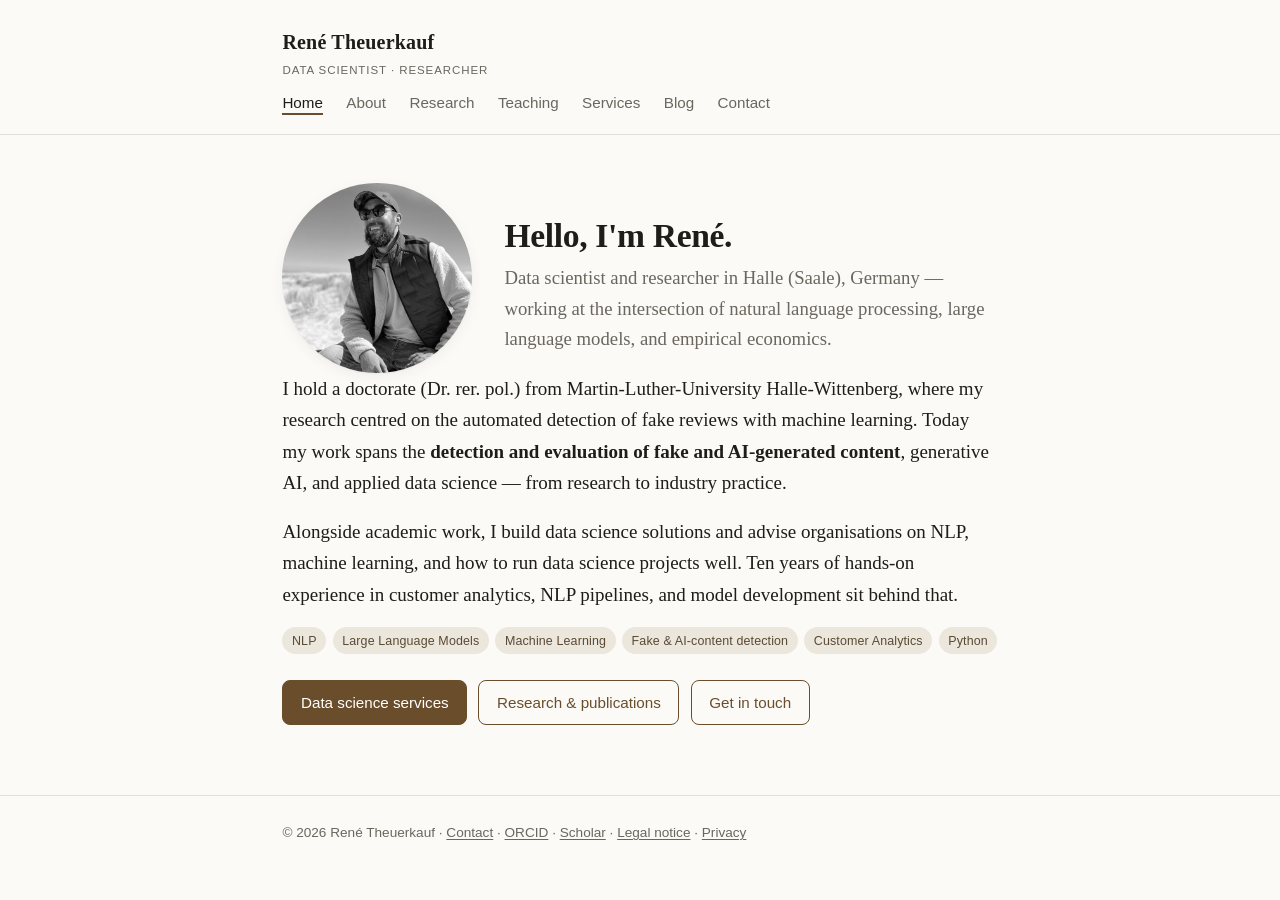
<file: index.html>
<!DOCTYPE html>
<html lang="en">
<head>
  <meta charset="utf-8">
  <meta name="viewport" content="width=device-width, initial-scale=1">
  <title>René Theuerkauf — Data Scientist &amp; Researcher</title>
  <meta name="description" content="René Theuerkauf — data scientist and researcher in Halle (Saale), Germany. NLP, large language models, and the detection of fake and AI-generated content. Data science consulting for research and industry.">
  <link rel="stylesheet" href="style.css">
  <link rel="icon" href="favicon.svg" type="image/svg+xml">
  <link rel="canonical" href="https://theuerkauf.me/">
  <meta property="og:type" content="website">
  <meta property="og:site_name" content="René Theuerkauf">
  <meta property="og:locale" content="en">
  <meta property="og:title" content="René Theuerkauf — Data Scientist &amp; Researcher">
  <meta property="og:description" content="Data scientist and researcher in Halle (Saale), Germany. NLP, large language models, and the detection of fake and AI-generated content. Data science consulting for research and industry.">
  <meta property="og:url" content="https://theuerkauf.me/">
  <meta property="og:image" content="https://theuerkauf.me/images/rene-portrait.jpg">
  <meta name="twitter:card" content="summary">
  <meta property="og:image:alt" content="Portrait of René Theuerkauf">
  <meta property="og:image:width" content="600">
  <meta property="og:image:height" content="600">
  <meta name="twitter:image:alt" content="Portrait of René Theuerkauf">
  <meta name="author" content="René Theuerkauf">
  <meta name="robots" content="index, follow, max-image-preview:large">
  <meta name="theme-color" content="#6a4e2b">
  <link rel="apple-touch-icon" href="/apple-touch-icon.png">
  <link rel="manifest" href="/site.webmanifest">
  <script type="application/ld+json">
  {
    "@context": "https://schema.org",
    "@graph": [
      {
        "@type": "Person",
        "@id": "https://theuerkauf.me/#rene",
        "name": "René Theuerkauf",
        "url": "https://theuerkauf.me/",
        "image": "https://theuerkauf.me/images/rene-portrait.jpg",
        "jobTitle": "Data Scientist & Researcher",
        "email": "mailto:info@theuerkauf.me",
        "knowsLanguage": ["de", "en"],
        "address": { "@type": "PostalAddress", "addressLocality": "Halle (Saale)", "addressCountry": "DE" },
        "alumniOf": { "@type": "CollegeOrUniversity", "name": "Martin-Luther-University Halle-Wittenberg" },
        "sameAs": [
          "https://orcid.org/0000-0003-4208-4874",
          "https://scholar.google.com/citations?user=UA4HU9OIRiUC&hl=de",
          "https://www.linkedin.com/in/theuerkauf-rene"
        ],
        "knowsAbout": ["Data Science", "Natural Language Processing", "Large Language Models", "Machine Learning", "Fake review detection", "Generative AI", "Econometrics"]
      },
      {
        "@type": "WebSite",
        "@id": "https://theuerkauf.me/#website",
        "url": "https://theuerkauf.me/",
        "name": "René Theuerkauf",
        "inLanguage": "en",
        "publisher": { "@id": "https://theuerkauf.me/#rene" }
      },
      {
        "@type": "ProfessionalService",
        "@id": "https://theuerkauf.me/#service",
        "name": "René Theuerkauf — Data Science Consulting",
        "url": "https://theuerkauf.me/services.html",
        "image": "https://theuerkauf.me/images/rene-portrait.jpg",
        "provider": { "@id": "https://theuerkauf.me/#rene" },
        "areaServed": "DACH",
        "email": "mailto:info@theuerkauf.me",
        "address": { "@type": "PostalAddress", "addressLocality": "Halle (Saale)", "addressCountry": "DE" },
        "knowsAbout": ["NLP", "Machine Learning", "Large Language Models", "Data Engineering", "Fake content detection"]
      }
    ]
  }
  </script>
</head>
<body>
  <header class="site-header">
    <div class="wrap">
      <p class="site-title"><a href="index.html">René Theuerkauf<span class="role">Data Scientist · Researcher</span></a></p>
      <nav class="site-nav">
        <a href="index.html" class="active">Home</a>
        <a href="about.html">About</a>
        <a href="research.html">Research</a>
        <a href="teaching.html">Teaching</a>
        <a href="services.html">Services</a>
        <a href="blog.html">Blog</a>
        <a href="contact.html">Contact</a>
      </nav>
    </div>
  </header>

  <main>
    <div class="wrap">
      <div class="hero">
        <figure class="portrait-figure">
          <img class="portrait" src="images/rene-portrait.jpg"
               alt="Portrait of René Theuerkauf" width="190" height="190"
               fetchpriority="high" decoding="async">
        </figure>
        <div class="hero-text">
          <h1>Hello, I'm René.</h1>
          <p class="lede">
            Data scientist and researcher in Halle (Saale), Germany — working at the
            intersection of natural language processing, large language models, and
            empirical economics.
          </p>
        </div>
      </div>

      <p>
        I hold a doctorate (Dr. rer. pol.) from Martin-Luther-University
        Halle-Wittenberg, where my research centred on the automated detection
        of fake reviews with machine learning. Today my work spans
        the <strong>detection and evaluation of fake and AI-generated content</strong>,
        generative AI, and applied data science — from research to industry
        practice.
      </p>

      <p>
        Alongside academic work, I build data science solutions and advise
        organisations on NLP, machine learning, and how to run data science
        projects well. Ten years of hands-on experience in customer analytics,
        NLP pipelines, and model development sit behind that.
      </p>

      <ul class="tags" aria-label="Focus areas">
        <li>NLP</li>
        <li>Large Language Models</li>
        <li>Machine Learning</li>
        <li>Fake &amp; AI-content detection</li>
        <li>Customer Analytics</li>
        <li>Python</li>
      </ul>

      <div class="actions">
        <a class="btn" href="services.html">Data science services</a>
        <a class="btn secondary" href="research.html">Research &amp; publications</a>
        <a class="btn secondary" href="contact.html">Get in touch</a>
      </div>
    </div>
  </main>

  <footer class="site-footer">
    <div class="wrap">
      © <span id="year">2026</span> René Theuerkauf ·
      <a href="contact.html">Contact</a> ·
      <a href="https://orcid.org/0000-0003-4208-4874" rel="me noopener" target="_blank">ORCID</a> ·
      <a href="https://scholar.google.com/citations?user=UA4HU9OIRiUC&amp;hl=de" target="_blank" rel="noopener">Scholar</a> ·
      <a href="impressum.html">Legal notice</a> ·
      <a href="datenschutz.html">Privacy</a>
    </div>
  </footer>

  <script>document.getElementById("year").textContent = new Date().getFullYear();</script>
</body>
</html>
</file>
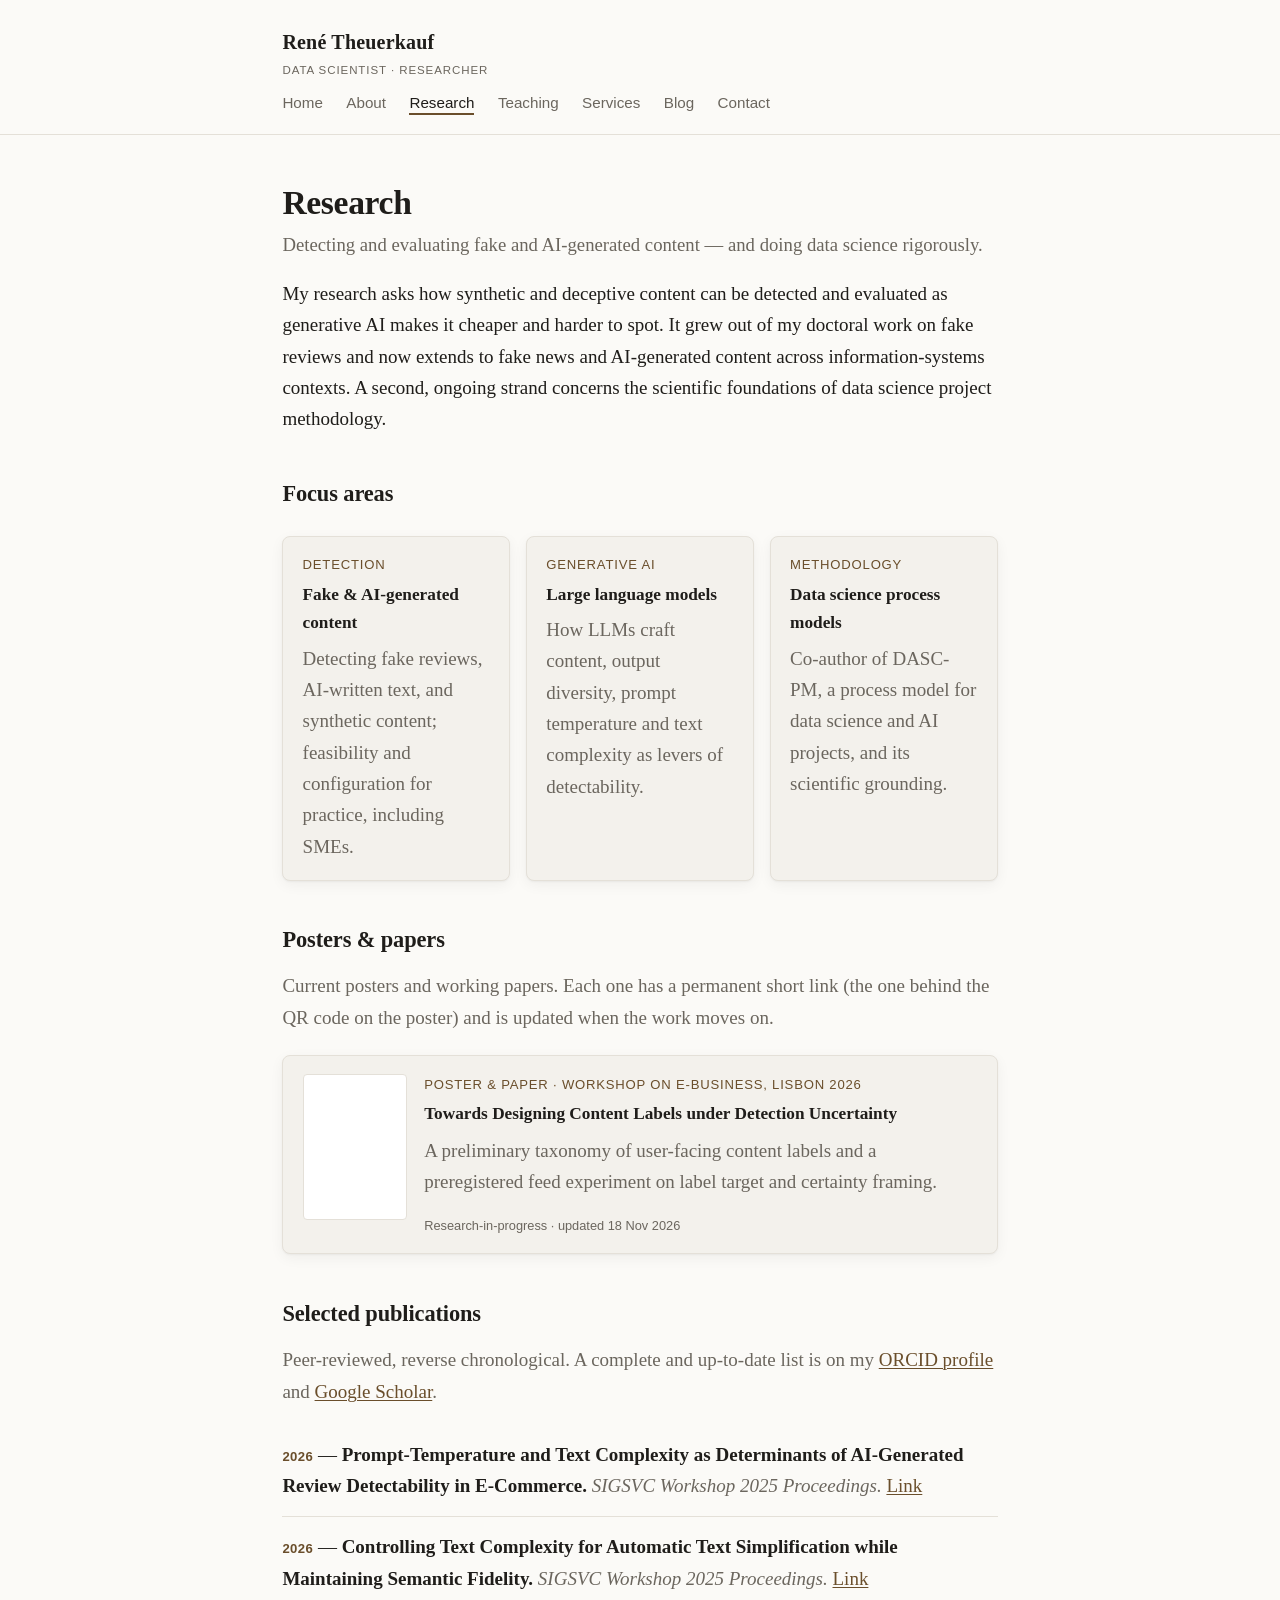
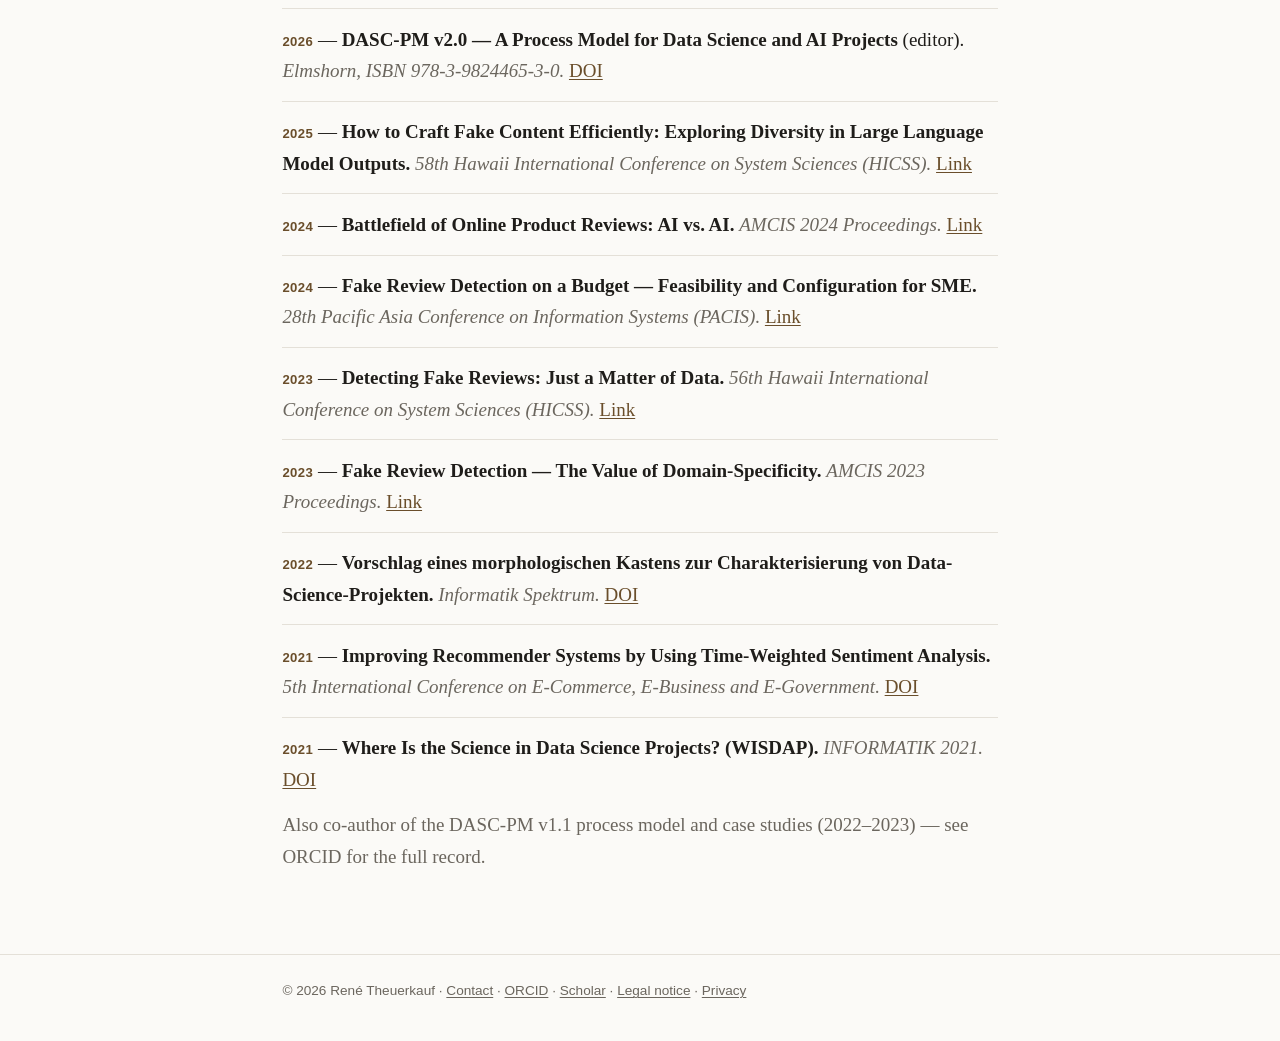
<file: p/index.html>
<!DOCTYPE html>
<html lang="en">
<head>
  <meta charset="utf-8">
  <meta name="viewport" content="width=device-width, initial-scale=1">
  <title>Posters &amp; papers — René Theuerkauf</title>
  <!-- /p/ itself has no content: send visitors to the list on the Research page. -->
  <meta http-equiv="refresh" content="0; url=../research.html#posters">
  <link rel="canonical" href="https://theuerkauf.me/research.html">
  <meta name="robots" content="noindex">
  <link rel="stylesheet" href="../style.css">
  <link rel="icon" href="../favicon.svg" type="image/svg+xml">
</head>
<body>
  <main>
    <div class="wrap">
      <p style="margin-top:3rem;"><a href="../research.html#posters">Posters &amp; papers →</a></p>
    </div>
  </main>
</body>
</html>
</file>
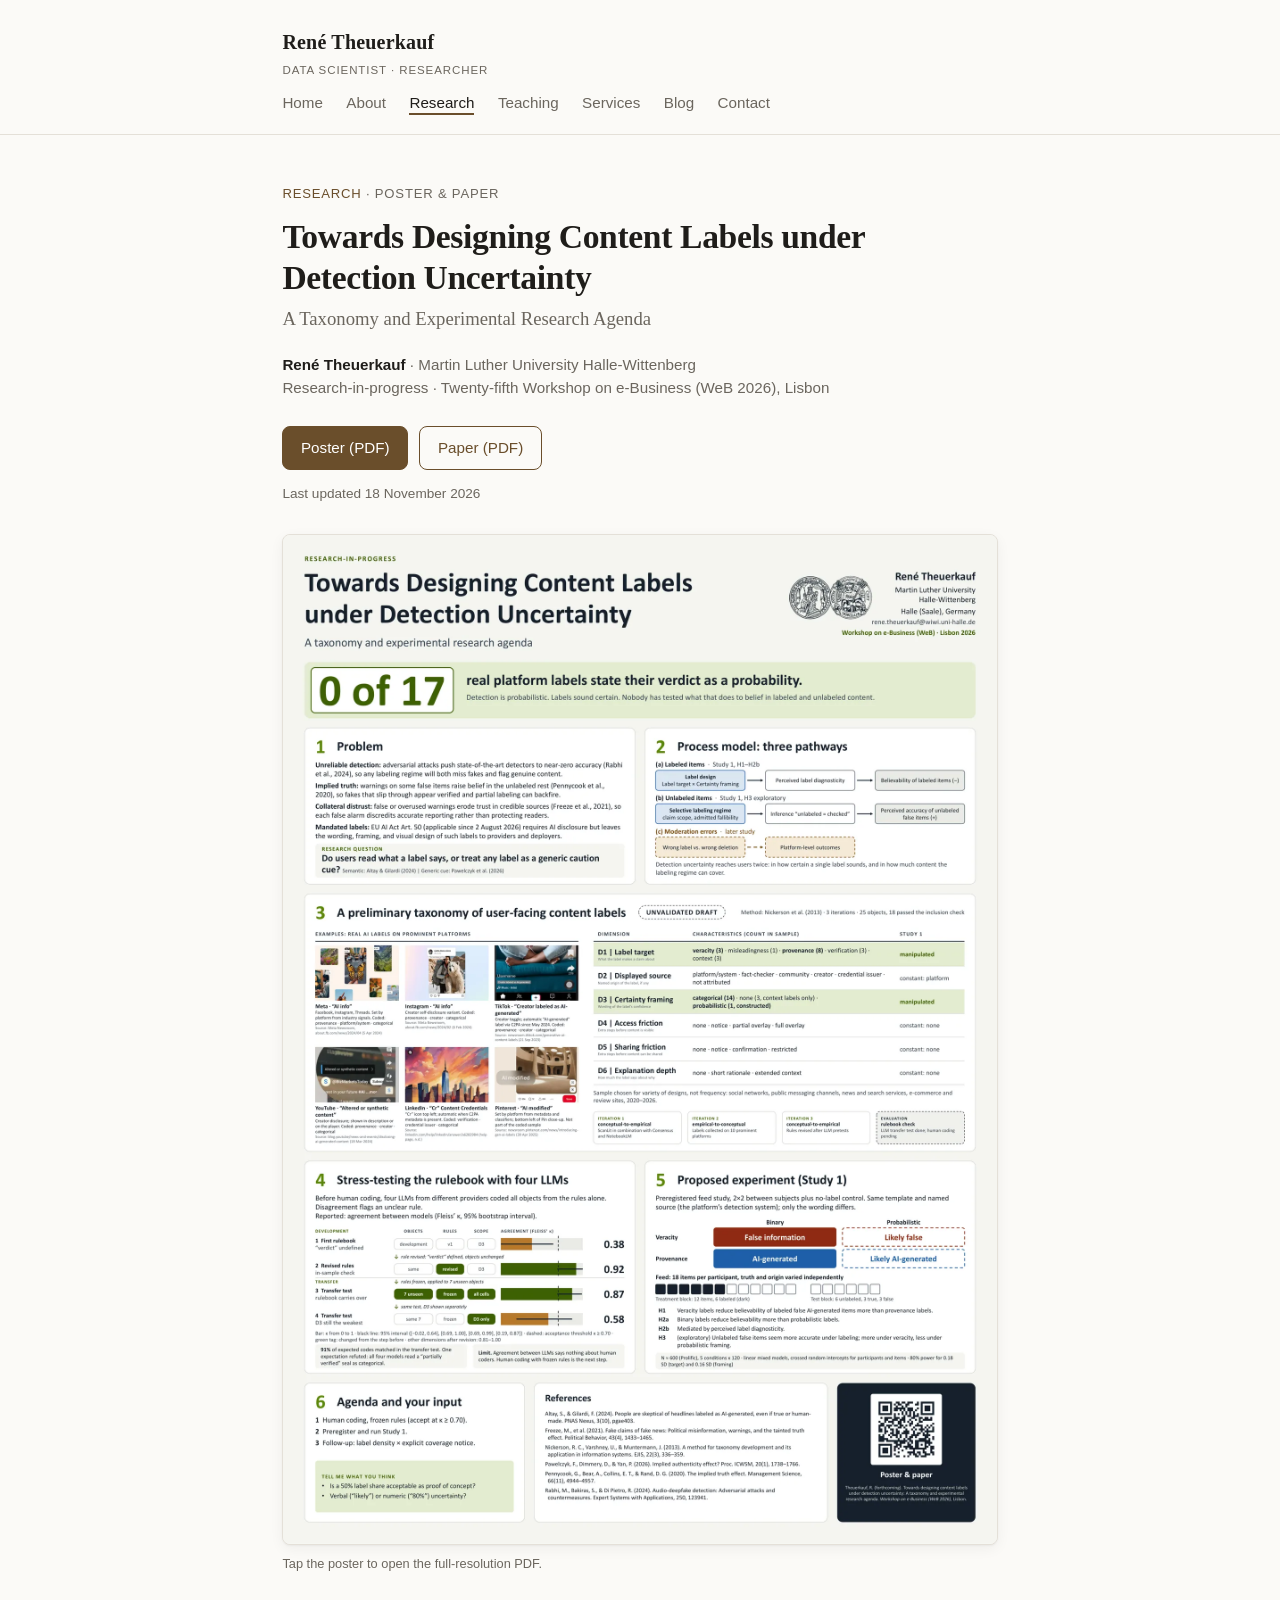
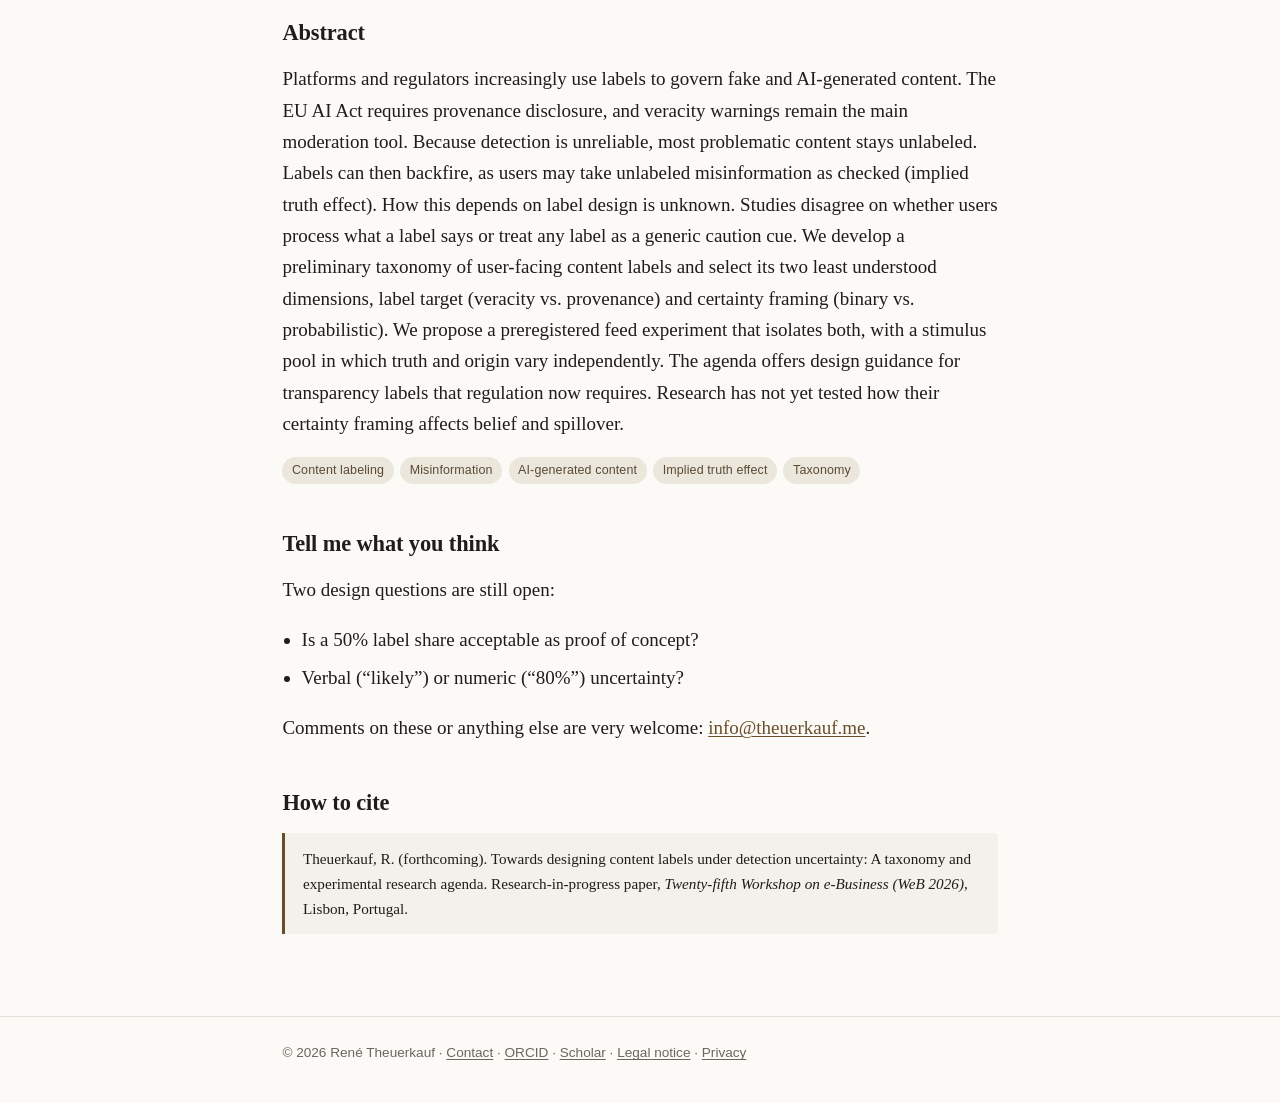
<file: p/web26/index.html>
<!DOCTYPE html>
<html lang="en">
<head>
  <meta charset="utf-8">
  <meta name="viewport" content="width=device-width, initial-scale=1">
  <title>Content Labels under Detection Uncertainty (WeB 2026) — René Theuerkauf</title>
  <meta name="description" content="Poster and research-in-progress paper for WeB 2026 in Lisbon: a preliminary taxonomy of user-facing content labels and a preregistered experiment on label target and certainty framing.">
  <link rel="stylesheet" href="../../style.css">
  <link rel="icon" href="../../favicon.svg" type="image/svg+xml">
  <link rel="canonical" href="https://theuerkauf.me/p/web26/">
  <meta property="og:type" content="article">
  <meta property="og:site_name" content="René Theuerkauf">
  <meta property="og:locale" content="en">
  <meta property="og:title" content="Towards Designing Content Labels under Detection Uncertainty — poster &amp; paper (WeB 2026)">
  <meta property="og:description" content="A preliminary taxonomy of user-facing content labels and a preregistered experiment on label target and certainty framing. Research-in-progress, WeB 2026, Lisbon.">
  <meta property="og:url" content="https://theuerkauf.me/p/web26/">
  <meta property="og:image" content="https://theuerkauf.me/p/web26/og.jpg">
  <meta property="og:image:width" content="1200">
  <meta property="og:image:height" content="630">
  <meta property="og:image:alt" content="Top of the poster: Towards Designing Content Labels under Detection Uncertainty">
  <meta name="twitter:card" content="summary_large_image">
  <meta name="twitter:image:alt" content="Top of the poster: Towards Designing Content Labels under Detection Uncertainty">
  <meta name="author" content="René Theuerkauf">
  <meta name="robots" content="index, follow, max-image-preview:large">
  <meta name="theme-color" content="#6a4e2b">
  <link rel="apple-touch-icon" href="/apple-touch-icon.png">
  <link rel="manifest" href="/site.webmanifest">
  <script type="application/ld+json">
  {
    "@context": "https://schema.org",
    "@type": "ScholarlyArticle",
    "headline": "Towards Designing Content Labels under Detection Uncertainty: A Taxonomy and Experimental Research Agenda",
    "author": {
      "@type": "Person",
      "name": "René Theuerkauf",
      "url": "https://theuerkauf.me/",
      "affiliation": { "@type": "CollegeOrUniversity", "name": "Martin Luther University Halle-Wittenberg" }
    },
    "abstract": "Platforms and regulators increasingly use labels to govern fake and AI-generated content. The EU AI Act requires provenance disclosure, and veracity warnings remain the main moderation tool. Because detection is unreliable, most problematic content stays unlabeled. Labels can then backfire, as users may take unlabeled misinformation as checked (implied truth effect). How this depends on label design is unknown. Studies disagree on whether users process what a label says or treat any label as a generic caution cue. We develop a preliminary taxonomy of user-facing content labels and select its two least understood dimensions, label target (veracity vs. provenance) and certainty framing (binary vs. probabilistic). We propose a preregistered feed experiment that isolates both, with a stimulus pool in which truth and origin vary independently. The agenda offers design guidance for transparency labels that regulation now requires. Research has not yet tested how their certainty framing affects belief and spillover.",
    "keywords": "content labeling, misinformation, AI-generated content, implied truth effect, taxonomy",
    "inLanguage": "en",
    "dateModified": "2026-11-18",
    "url": "https://theuerkauf.me/p/web26/",
    "image": "https://theuerkauf.me/p/web26/og.jpg",
    "encoding": [
      { "@type": "MediaObject", "name": "Poster (PDF)", "contentUrl": "https://theuerkauf.me/p/web26/theuerkauf-web26-poster.pdf", "encodingFormat": "application/pdf" },
      { "@type": "MediaObject", "name": "Research-in-progress paper (PDF)", "contentUrl": "https://theuerkauf.me/p/web26/theuerkauf-web26-paper.pdf", "encodingFormat": "application/pdf" }
    ]
  }
  </script>
  <script type="application/ld+json">
  {
    "@context": "https://schema.org",
    "@type": "BreadcrumbList",
    "itemListElement": [
      { "@type": "ListItem", "position": 1, "name": "Home", "item": "https://theuerkauf.me/" },
      { "@type": "ListItem", "position": 2, "name": "Research", "item": "https://theuerkauf.me/research.html" },
      { "@type": "ListItem", "position": 3, "name": "Content labels under detection uncertainty (WeB 2026)", "item": "https://theuerkauf.me/p/web26/" }
    ]
  }
  </script>
</head>
<body>
  <!--
    Poster & paper page. Short link (in the QR code on the poster):
    https://theuerkauf.me/p/web26/  — never rename this folder.
    To update: replace the PDF(s), run  python tools/poster_tool.py images web26,
    then change the "Last updated" date below and "dateModified" in the JSON-LD.
  -->
  <header class="site-header">
    <div class="wrap">
      <p class="site-title"><a href="../../index.html">René Theuerkauf<span class="role">Data Scientist · Researcher</span></a></p>
      <nav class="site-nav">
        <a href="../../index.html">Home</a>
        <a href="../../about.html">About</a>
        <a href="../../research.html" class="active">Research</a>
        <a href="../../teaching.html">Teaching</a>
        <a href="../../services.html">Services</a>
        <a href="../../blog.html">Blog</a>
        <a href="../../contact.html">Contact</a>
      </nav>
    </div>
  </header>

  <main>
    <div class="wrap">
      <p class="eyebrow"><a href="../../research.html#posters">Research</a> · Poster &amp; paper</p>
      <h1>Towards Designing Content Labels under Detection Uncertainty</h1>
      <p class="lede">A Taxonomy and Experimental Research Agenda</p>

      <p class="byline">
        <strong>René Theuerkauf</strong> · Martin Luther University Halle-Wittenberg<br>
        Research-in-progress · Twenty-fifth Workshop on e-Business (WeB 2026), Lisbon
      </p>

      <div class="actions">
        <a class="btn" href="theuerkauf-web26-poster.pdf">Poster (PDF)</a>
        <a class="btn secondary" href="theuerkauf-web26-paper.pdf">Paper (PDF)</a>
      </div>
      <!-- UPDATE: date of the latest change -->
      <p class="updated">Last updated 18 November 2026</p>

      <figure class="poster-figure">
        <a href="theuerkauf-web26-poster.pdf" aria-label="Open the poster as PDF">
          <img src="poster.webp" width="1600" height="2262" fetchpriority="high" decoding="async"
               alt="Poster: Towards Designing Content Labels under Detection Uncertainty. Sections: problem, process model with three pathways, a preliminary taxonomy of user-facing content labels with real platform examples, a stress test of the coding rules with four LLMs, the proposed experiment, and the research agenda.">
        </a>
        <figcaption>Tap the poster to open the full-resolution PDF.</figcaption>
      </figure>

      <h2>Abstract</h2>
      <p>
        Platforms and regulators increasingly use labels to govern fake and
        AI-generated content. The EU AI Act requires provenance disclosure, and
        veracity warnings remain the main moderation tool. Because detection is
        unreliable, most problematic content stays unlabeled. Labels can then
        backfire, as users may take unlabeled misinformation as checked (implied
        truth effect). How this depends on label design is unknown. Studies
        disagree on whether users process what a label says or treat any label as
        a generic caution cue. We develop a preliminary taxonomy of user-facing
        content labels and select its two least understood dimensions, label
        target (veracity vs. provenance) and certainty framing (binary vs.
        probabilistic). We propose a preregistered feed experiment that isolates
        both, with a stimulus pool in which truth and origin vary independently.
        The agenda offers design guidance for transparency labels that regulation
        now requires. Research has not yet tested how their certainty framing
        affects belief and spillover.
      </p>
      <ul class="tags" aria-label="Keywords">
        <li>Content labeling</li>
        <li>Misinformation</li>
        <li>AI-generated content</li>
        <li>Implied truth effect</li>
        <li>Taxonomy</li>
      </ul>

      <h2>Tell me what you think</h2>
      <p>Two design questions are still open:</p>
      <ul>
        <li>Is a 50% label share acceptable as proof of concept?</li>
        <li>Verbal (“likely”) or numeric (“80%”) uncertainty?</li>
      </ul>
      <p>
        Comments on these or anything else are very welcome:
        <a href="mailto:info@theuerkauf.me?subject=WeB%202026%20poster">info@theuerkauf.me</a>.
      </p>

      <h2>How to cite</h2>
      <p class="cite">
        Theuerkauf, R. (forthcoming). Towards designing content labels under
        detection uncertainty: A taxonomy and experimental research agenda.
        Research-in-progress paper, <em>Twenty-fifth Workshop on e-Business
        (WeB 2026)</em>, Lisbon, Portugal.
      </p>
    </div>
  </main>

  <footer class="site-footer">
    <div class="wrap">
      © <span id="year">2026</span> René Theuerkauf ·
      <a href="../../contact.html">Contact</a> ·
      <a href="https://orcid.org/0000-0003-4208-4874" rel="me noopener" target="_blank">ORCID</a> ·
      <a href="https://scholar.google.com/citations?user=UA4HU9OIRiUC&amp;hl=de" target="_blank" rel="noopener">Scholar</a> ·
      <a href="../../impressum.html">Legal notice</a> ·
      <a href="../../datenschutz.html">Privacy</a>
    </div>
  </footer>

  <script>document.getElementById("year").textContent = new Date().getFullYear();</script>
</body>
</html>
</file>
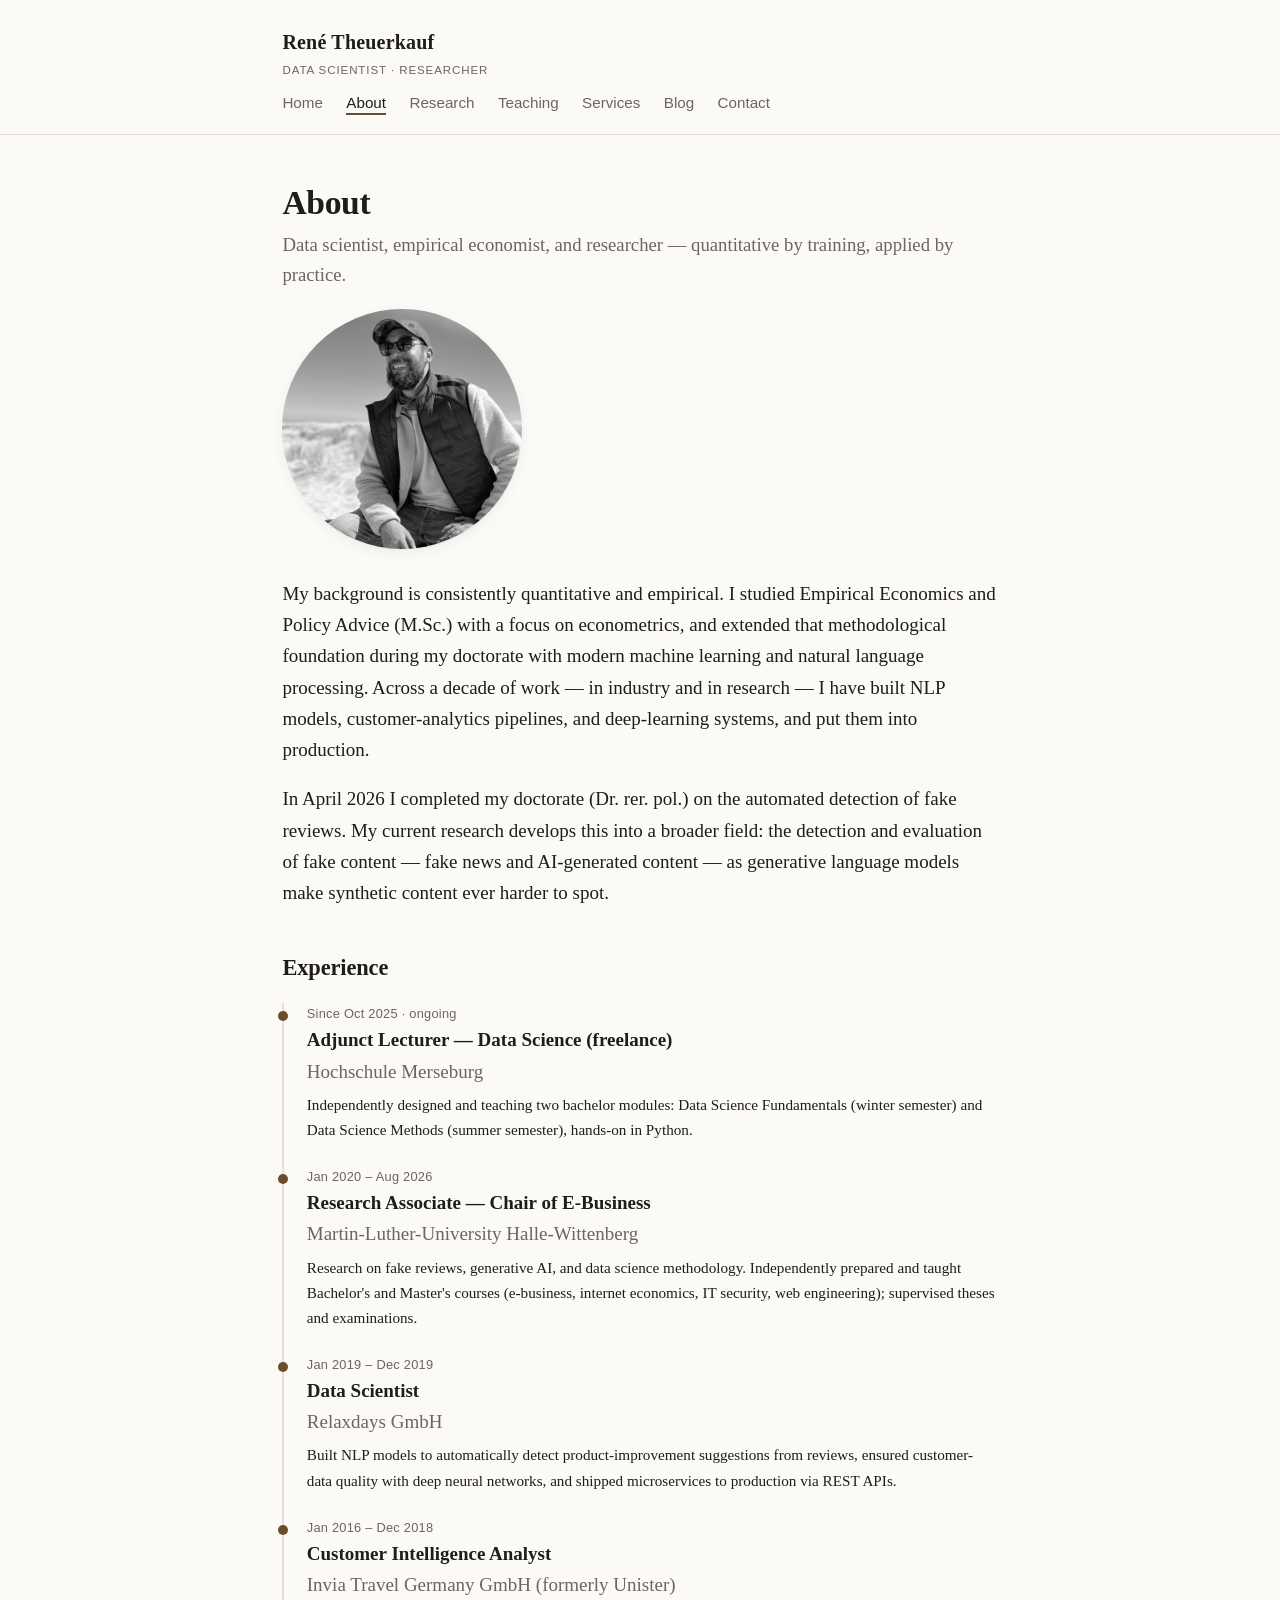
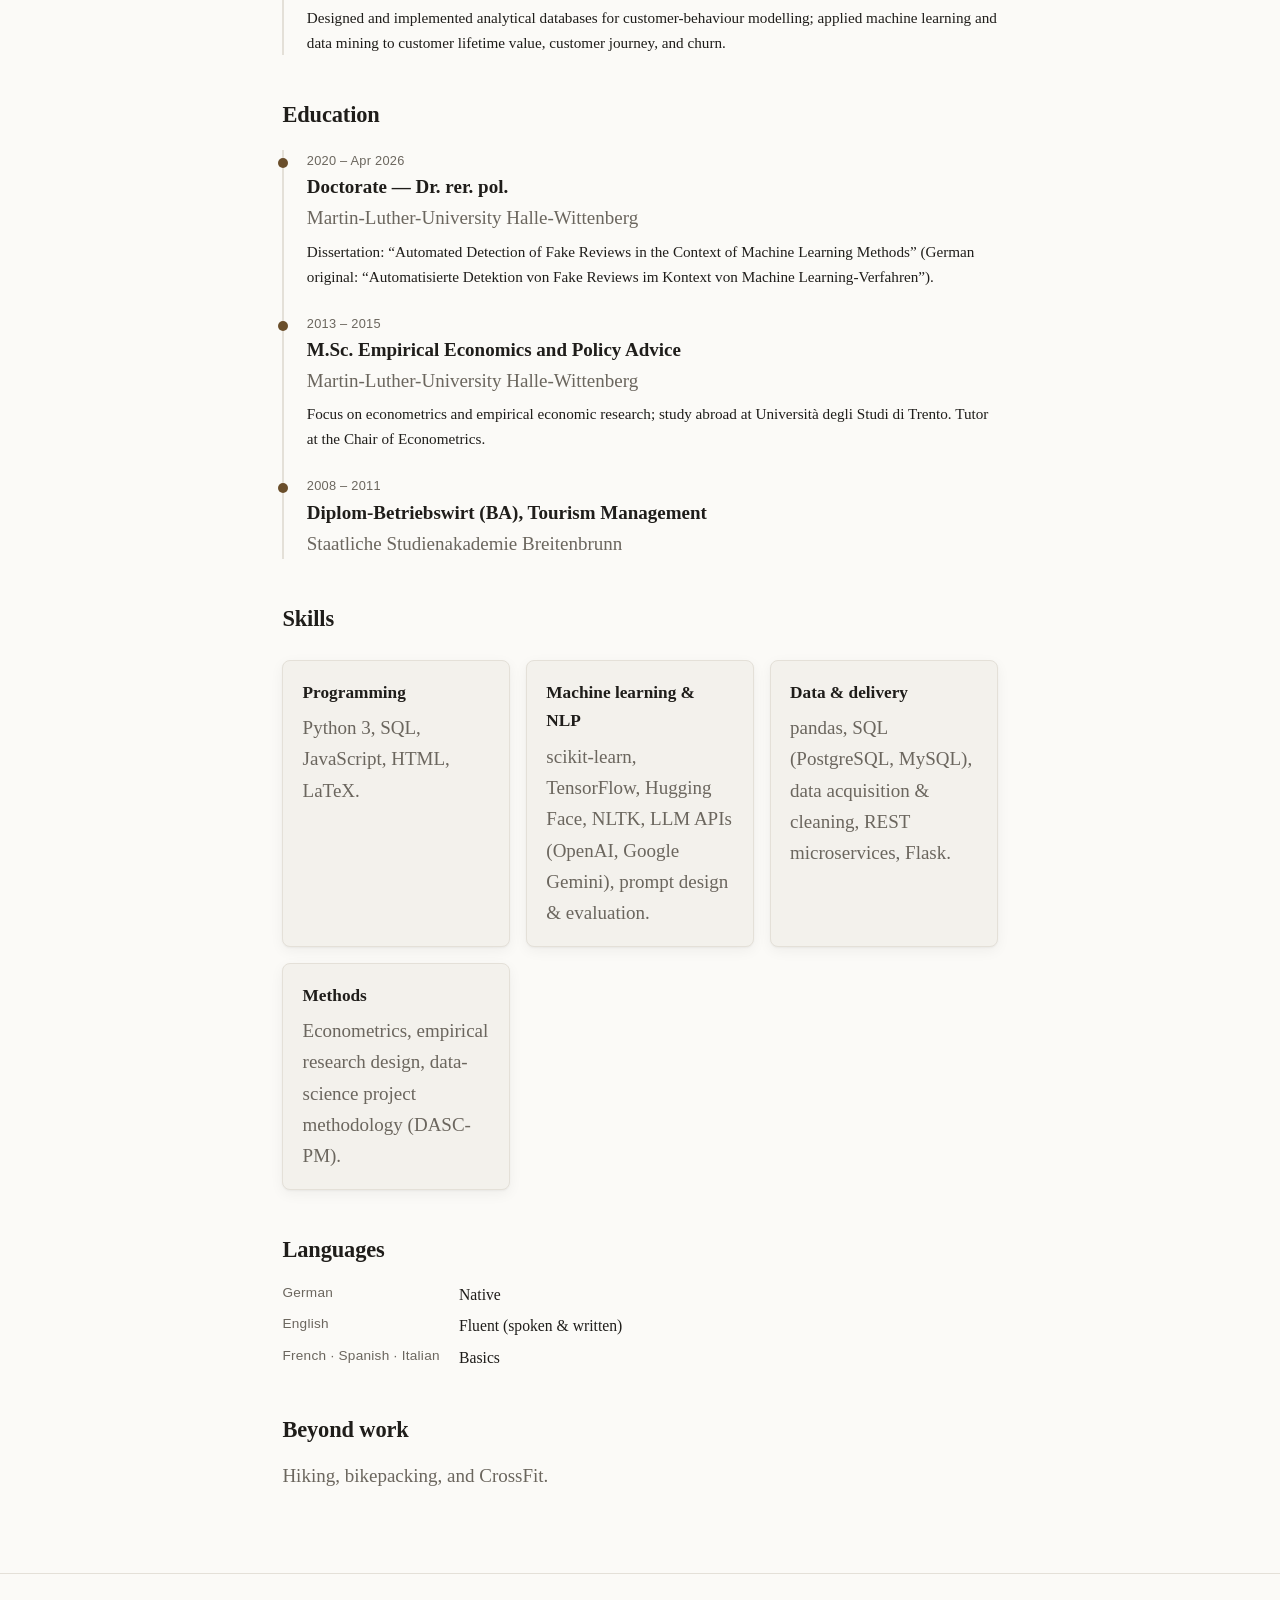
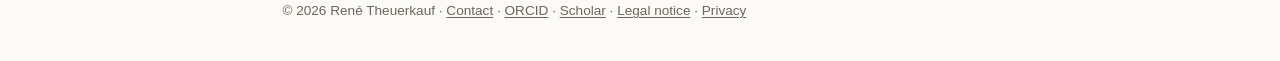
<file: about.html>
<!DOCTYPE html>
<html lang="en">
<head>
  <meta charset="utf-8">
  <meta name="viewport" content="width=device-width, initial-scale=1">
  <title>About — René Theuerkauf</title>
  <meta name="description" content="About René Theuerkauf — data scientist and researcher: background, professional experience, education, and skills.">
  <link rel="stylesheet" href="style.css">
  <link rel="icon" href="favicon.svg" type="image/svg+xml">
  <link rel="canonical" href="https://theuerkauf.me/about.html">
  <meta property="og:type" content="website">
  <meta property="og:site_name" content="René Theuerkauf">
  <meta property="og:locale" content="en">
  <meta property="og:title" content="About — René Theuerkauf">
  <meta property="og:description" content="About René Theuerkauf — data scientist and researcher: background, professional experience, education, and skills.">
  <meta property="og:url" content="https://theuerkauf.me/about.html">
  <meta property="og:image" content="https://theuerkauf.me/images/rene-portrait.jpg">
  <meta name="twitter:card" content="summary">
  <meta property="og:image:alt" content="Portrait of René Theuerkauf">
  <meta property="og:image:width" content="600">
  <meta property="og:image:height" content="600">
  <meta name="twitter:image:alt" content="Portrait of René Theuerkauf">
  <meta name="author" content="René Theuerkauf">
  <meta name="robots" content="index, follow, max-image-preview:large">
  <meta name="theme-color" content="#6a4e2b">
  <link rel="apple-touch-icon" href="/apple-touch-icon.png">
  <link rel="manifest" href="/site.webmanifest">
</head>
<body>
  <header class="site-header">
    <div class="wrap">
      <p class="site-title"><a href="index.html">René Theuerkauf<span class="role">Data Scientist · Researcher</span></a></p>
      <nav class="site-nav">
        <a href="index.html">Home</a>
        <a href="about.html" class="active">About</a>
        <a href="research.html">Research</a>
        <a href="teaching.html">Teaching</a>
        <a href="services.html">Services</a>
        <a href="blog.html">Blog</a>
        <a href="contact.html">Contact</a>
      </nav>
    </div>
  </header>

  <main>
    <div class="wrap">
      <h1>About</h1>
      <p class="lede">Data scientist, empirical economist, and researcher — quantitative by training, applied by practice.</p>

      <figure class="portrait-figure">
        <img class="portrait" src="images/rene-portrait.jpg"
             alt="Portrait of René Theuerkauf" width="240" height="240"
             loading="lazy" decoding="async">
      </figure>

      <p>
        My background is consistently quantitative and empirical. I studied
        Empirical Economics and Policy Advice (M.Sc.) with a focus on
        econometrics, and extended that methodological foundation during my
        doctorate with modern machine learning and natural language processing.
        Across a decade of work — in industry and in research — I have built
        NLP models, customer-analytics pipelines, and deep-learning systems, and
        put them into production.
      </p>

      <p>
        In April 2026 I completed my doctorate (Dr. rer. pol.) on the automated
        detection of fake reviews.
        My current research develops this into a broader field: the detection
        and evaluation of fake content — fake news and AI-generated content — as
        generative language models make synthetic content ever harder to spot.
      </p>

      <h2>Experience</h2>
      <ul class="timeline">
        <li>
          <span class="when">Since Oct 2025 · ongoing</span>
          <span class="what">Adjunct Lecturer — Data Science (freelance)</span><br>
          <span class="where">Hochschule Merseburg</span>
          <p class="detail">Independently designed and teaching two bachelor
          modules: Data Science Fundamentals (winter semester) and Data Science
          Methods (summer semester), hands-on in Python.</p>
        </li>
        <li>
          <span class="when">Jan 2020 – Aug 2026</span>
          <span class="what">Research Associate — Chair of E-Business</span><br>
          <span class="where">Martin-Luther-University Halle-Wittenberg</span>
          <p class="detail">Research on fake reviews, generative AI, and data
          science methodology. Independently prepared and taught Bachelor's and
          Master's courses (e-business, internet economics, IT security, web
          engineering); supervised theses and examinations.</p>
        </li>
        <li>
          <span class="when">Jan 2019 – Dec 2019</span>
          <span class="what">Data Scientist</span><br>
          <span class="where">Relaxdays GmbH</span>
          <p class="detail">Built NLP models to automatically detect product-improvement
          suggestions from reviews, ensured customer-data quality with deep neural
          networks, and shipped microservices to production via REST APIs.</p>
        </li>
        <li>
          <span class="when">Jan 2016 – Dec 2018</span>
          <span class="what">Customer Intelligence Analyst</span><br>
          <span class="where">Invia Travel Germany GmbH (formerly Unister)</span>
          <p class="detail">Designed and implemented analytical databases for
          customer-behaviour modelling; applied machine learning and data mining
          to customer lifetime value, customer journey, and churn.</p>
        </li>
      </ul>

      <h2>Education</h2>
      <ul class="timeline">
        <li>
          <span class="when">2020 – Apr 2026</span>
          <span class="what">Doctorate — Dr. rer. pol.</span><br>
          <span class="where">Martin-Luther-University Halle-Wittenberg</span>
          <p class="detail">Dissertation: “Automated Detection of Fake Reviews in
          the Context of Machine Learning Methods” (German original:
          “Automatisierte Detektion von Fake Reviews im Kontext von Machine
          Learning-Verfahren”).</p>
        </li>
        <li>
          <span class="when">2013 – 2015</span>
          <span class="what">M.Sc. Empirical Economics and Policy Advice</span><br>
          <span class="where">Martin-Luther-University Halle-Wittenberg</span>
          <p class="detail">Focus on econometrics and empirical economic research;
          study abroad at Università degli Studi di Trento. Tutor at the Chair of
          Econometrics.</p>
        </li>
        <li>
          <span class="when">2008 – 2011</span>
          <span class="what">Diplom-Betriebswirt (BA), Tourism Management</span><br>
          <span class="where">Staatliche Studienakademie Breitenbrunn</span>
        </li>
      </ul>

      <h2>Skills</h2>
      <div class="cards">
        <div class="card">
          <h3>Programming</h3>
          <p class="muted">Python 3, SQL, JavaScript, HTML, LaTeX.</p>
        </div>
        <div class="card">
          <h3>Machine learning &amp; NLP</h3>
          <p class="muted">scikit-learn, TensorFlow, Hugging Face, NLTK, LLM APIs
          (OpenAI, Google Gemini), prompt design &amp; evaluation.</p>
        </div>
        <div class="card">
          <h3>Data &amp; delivery</h3>
          <p class="muted">pandas, SQL (PostgreSQL, MySQL), data acquisition &amp;
          cleaning, REST microservices, Flask.</p>
        </div>
        <div class="card">
          <h3>Methods</h3>
          <p class="muted">Econometrics, empirical research design, data-science
          project methodology (DASC-PM).</p>
        </div>
      </div>

      <h2>Languages</h2>
      <dl class="facts">
        <dt>German</dt><dd>Native</dd>
        <dt>English</dt><dd>Fluent (spoken &amp; written)</dd>
        <dt>French · Spanish · Italian</dt><dd>Basics</dd>
      </dl>

      <h2>Beyond work</h2>
      <p class="muted">Hiking, bikepacking, and CrossFit.</p>
    </div>
  </main>

  <footer class="site-footer">
    <div class="wrap">
      © <span id="year">2026</span> René Theuerkauf ·
      <a href="contact.html">Contact</a> ·
      <a href="https://orcid.org/0000-0003-4208-4874" rel="me noopener" target="_blank">ORCID</a> ·
      <a href="https://scholar.google.com/citations?user=UA4HU9OIRiUC&amp;hl=de" target="_blank" rel="noopener">Scholar</a> ·
      <a href="impressum.html">Legal notice</a> ·
      <a href="datenschutz.html">Privacy</a>
    </div>
  </footer>

  <script>document.getElementById("year").textContent = new Date().getFullYear();</script>
</body>
</html>
</file>
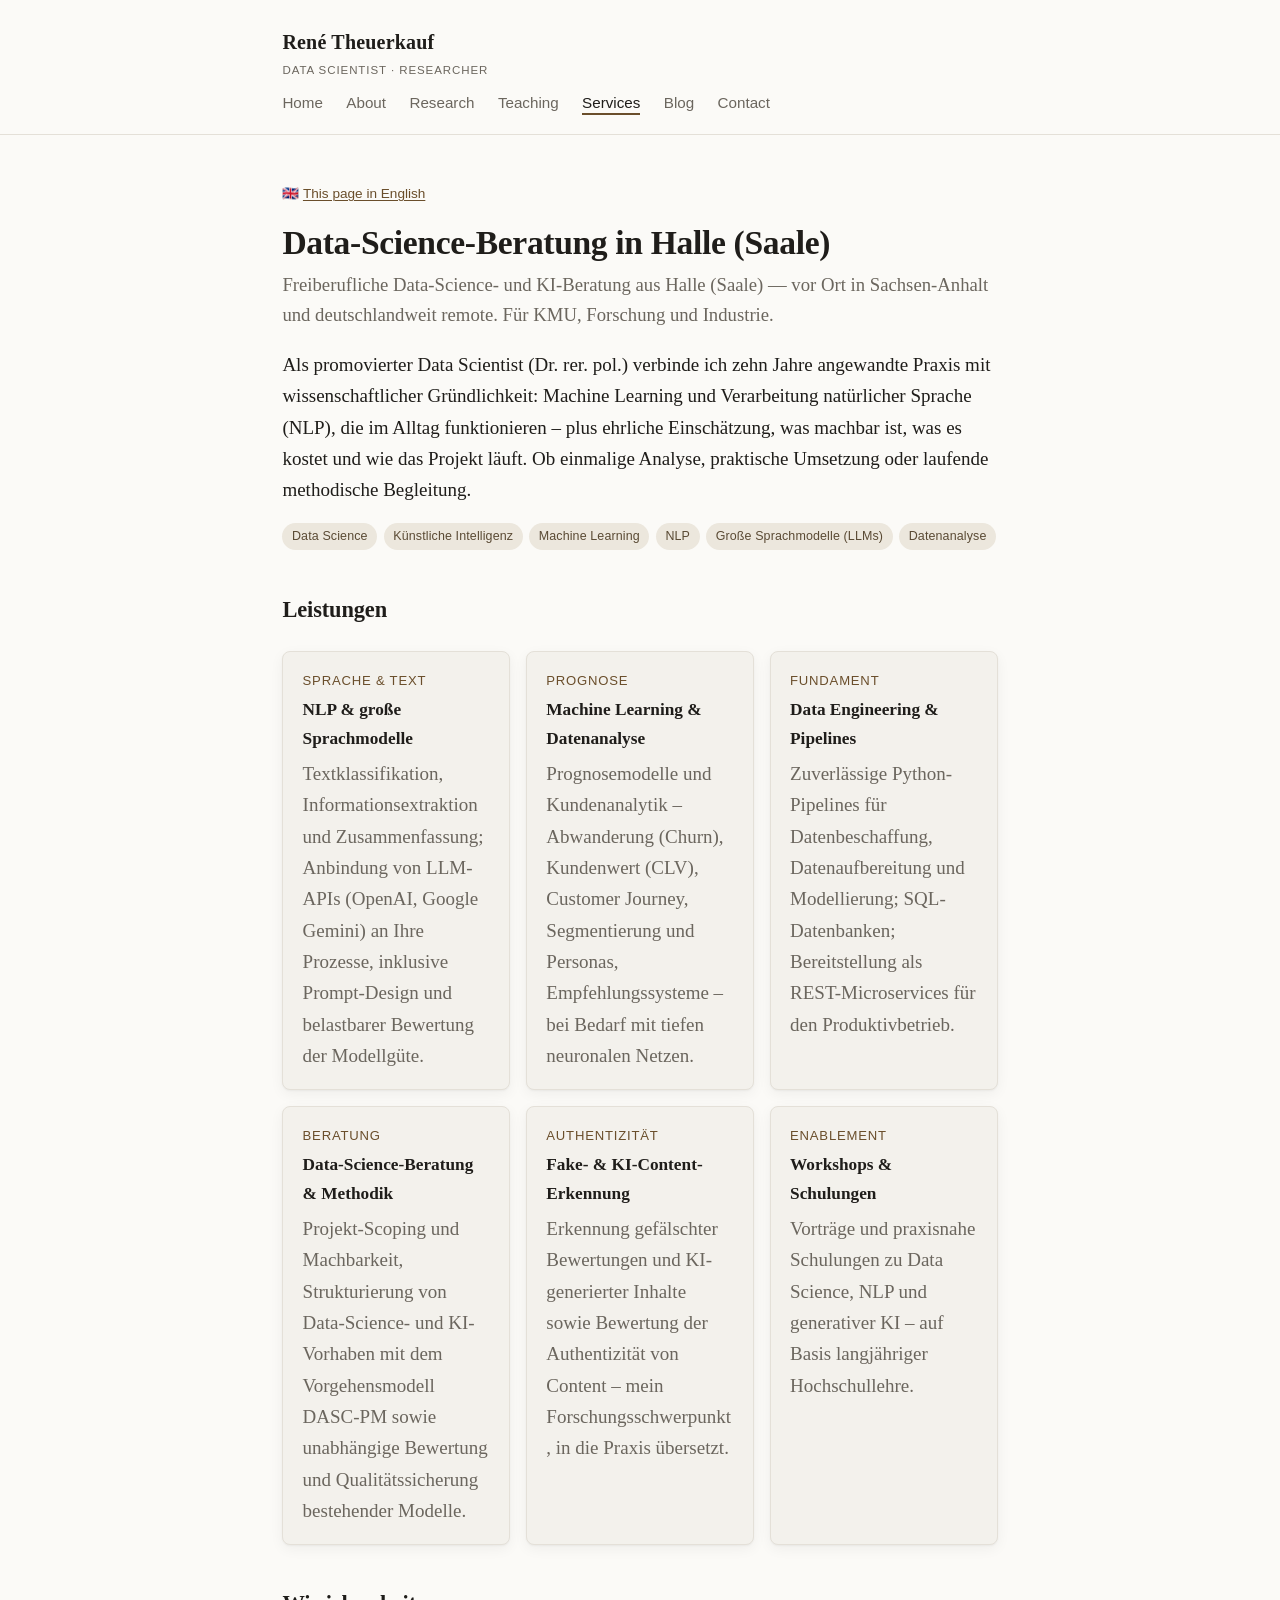
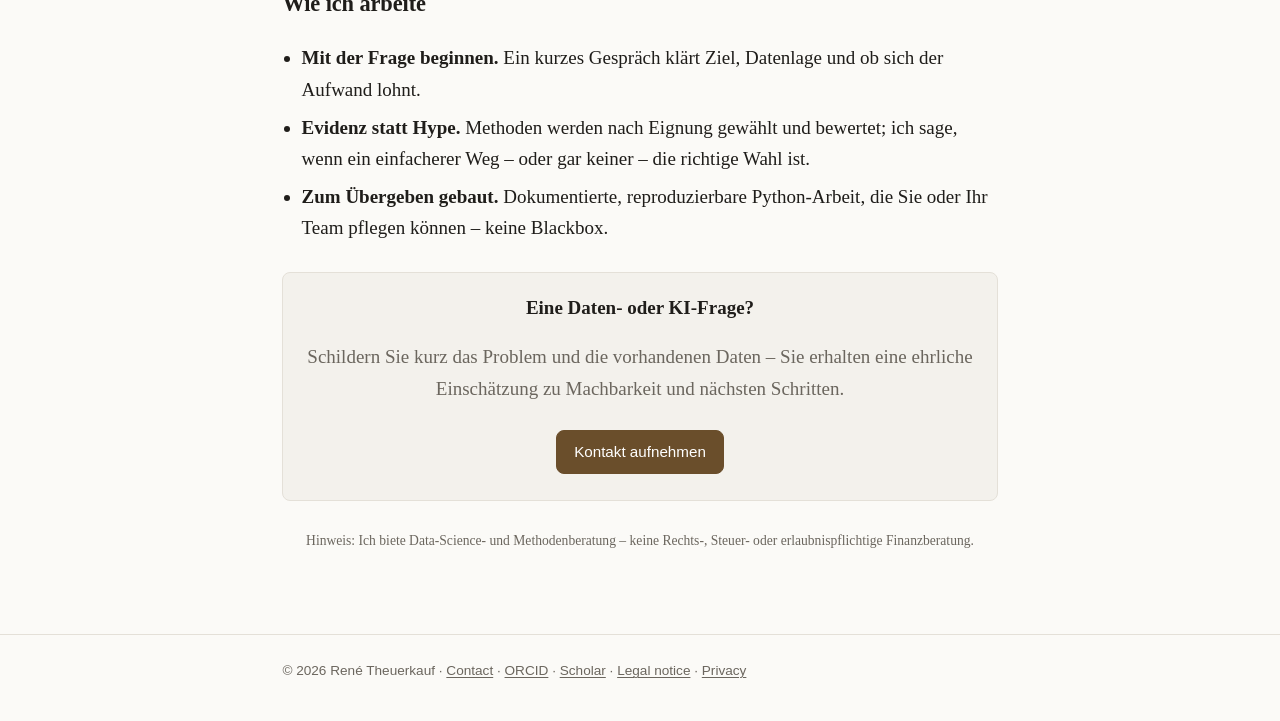
<file: beratung.html>
<!DOCTYPE html>
<html lang="de">
<head>
  <meta charset="utf-8">
  <meta name="viewport" content="width=device-width, initial-scale=1">
  <title>Data-Science-Beratung Halle (Saale) — René Theuerkauf</title>
  <meta name="description" content="Data-Science-Beratung in Halle (Saale) und remote: NLP, große Sprachmodelle (LLMs), Machine Learning und Datenanalyse für KMU, Forschung und Industrie. Freiberuflicher Data Scientist mit Promotion.">
  <link rel="stylesheet" href="style.css">
  <link rel="icon" href="favicon.svg" type="image/svg+xml">
  <link rel="canonical" href="https://theuerkauf.me/beratung.html">
  <link rel="alternate" hreflang="de" href="https://theuerkauf.me/beratung.html">
  <link rel="alternate" hreflang="en" href="https://theuerkauf.me/services.html">
  <link rel="alternate" hreflang="x-default" href="https://theuerkauf.me/services.html">
  <meta property="og:type" content="website">
  <meta property="og:site_name" content="René Theuerkauf">
  <meta property="og:locale" content="de_DE">
  <meta property="og:title" content="Data-Science-Beratung Halle (Saale) — René Theuerkauf">
  <meta property="og:description" content="Data-Science-Beratung in Halle (Saale) und remote: NLP, LLMs, Machine Learning und Datenanalyse für KMU, Forschung und Industrie.">
  <meta property="og:url" content="https://theuerkauf.me/beratung.html">
  <meta property="og:image" content="https://theuerkauf.me/images/rene-portrait.jpg">
  <meta name="twitter:card" content="summary">
  <meta property="og:image:alt" content="Portrait von René Theuerkauf">
  <meta property="og:image:width" content="600">
  <meta property="og:image:height" content="600">
  <meta name="twitter:image:alt" content="Portrait von René Theuerkauf">
  <meta name="author" content="René Theuerkauf">
  <meta name="robots" content="index, follow, max-image-preview:large">
  <meta name="theme-color" content="#6a4e2b">
  <link rel="apple-touch-icon" href="/apple-touch-icon.png">
  <link rel="manifest" href="/site.webmanifest">
  <script type="application/ld+json">
  {
    "@context": "https://schema.org",
    "@type": "ProfessionalService",
    "name": "René Theuerkauf — Data-Science-Beratung",
    "url": "https://theuerkauf.me/beratung.html",
    "image": "https://theuerkauf.me/images/rene-portrait.jpg",
    "email": "mailto:info@theuerkauf.me",
    "priceRange": "$$",
    "areaServed": [
      { "@type": "City", "name": "Halle (Saale)" },
      { "@type": "State", "name": "Sachsen-Anhalt" },
      { "@type": "Country", "name": "Deutschland" }
    ],
    "address": { "@type": "PostalAddress", "addressLocality": "Halle (Saale)", "addressCountry": "DE" },
    "provider": { "@type": "Person", "name": "René Theuerkauf", "url": "https://theuerkauf.me/" },
    "knowsAbout": ["Data Science", "Künstliche Intelligenz", "Machine Learning", "Natural Language Processing", "Große Sprachmodelle", "Datenanalyse"]
  }
  </script>
</head>
<body>
  <header class="site-header">
    <div class="wrap">
      <p class="site-title"><a href="index.html">René Theuerkauf<span class="role">Data Scientist · Researcher</span></a></p>
      <nav class="site-nav">
        <a href="index.html">Home</a>
        <a href="about.html">About</a>
        <a href="research.html">Research</a>
        <a href="teaching.html">Teaching</a>
        <a href="services.html" class="active">Services</a>
        <a href="blog.html">Blog</a>
        <a href="contact.html">Contact</a>
      </nav>
    </div>
  </header>

  <main>
    <div class="wrap">
      <p class="muted" style="font-family:var(--font-sans);font-size:0.85rem;">
        🇬🇧 <a href="services.html">This page in English</a>
      </p>

      <h1>Data-Science-Beratung in Halle (Saale)</h1>
      <p class="lede">
        Freiberufliche Data-Science- und KI-Beratung aus Halle (Saale) — vor Ort
        in Sachsen-Anhalt und deutschlandweit remote. Für KMU, Forschung und
        Industrie.
      </p>

      <p>
        Als promovierter Data Scientist (Dr. rer. pol.) verbinde ich zehn Jahre
        angewandte Praxis mit wissenschaftlicher Gründlichkeit: Machine Learning
        und Verarbeitung natürlicher Sprache (NLP), die im Alltag funktionieren –
        plus ehrliche Einschätzung, was machbar ist, was es kostet und wie das
        Projekt läuft. Ob einmalige Analyse, praktische Umsetzung oder laufende
        methodische Begleitung.
      </p>

      <ul class="tags" aria-label="Schwerpunkte">
        <li>Data Science</li>
        <li>Künstliche Intelligenz</li>
        <li>Machine Learning</li>
        <li>NLP</li>
        <li>Große Sprachmodelle (LLMs)</li>
        <li>Datenanalyse</li>
      </ul>

      <h2>Leistungen</h2>
      <div class="cards">
        <div class="card">
          <p class="card-lead">Sprache &amp; Text</p>
          <h3>NLP &amp; große Sprachmodelle</h3>
          <p class="muted">Textklassifikation, Informationsextraktion und
          Zusammenfassung; Anbindung von LLM-APIs (OpenAI, Google Gemini) an Ihre
          Prozesse, inklusive Prompt-Design und belastbarer Bewertung der
          Modellgüte.</p>
        </div>
        <div class="card">
          <p class="card-lead">Prognose</p>
          <h3>Machine Learning &amp; Datenanalyse</h3>
          <p class="muted">Prognosemodelle und Kundenanalytik – Abwanderung
          (Churn), Kundenwert (CLV), Customer Journey, Segmentierung und Personas,
          Empfehlungssysteme – bei Bedarf mit tiefen neuronalen Netzen.</p>
        </div>
        <div class="card">
          <p class="card-lead">Fundament</p>
          <h3>Data Engineering &amp; Pipelines</h3>
          <p class="muted">Zuverlässige Python-Pipelines für Datenbeschaffung,
          Datenaufbereitung und Modellierung; SQL-Datenbanken; Bereitstellung als
          REST-Microservices für den Produktivbetrieb.</p>
        </div>
        <div class="card">
          <p class="card-lead">Beratung</p>
          <h3>Data-Science-Beratung &amp; Methodik</h3>
          <p class="muted">Projekt-Scoping und Machbarkeit, Strukturierung von
          Data-Science- und KI-Vorhaben mit dem Vorgehensmodell DASC-PM sowie
          unabhängige Bewertung und Qualitätssicherung bestehender Modelle.</p>
        </div>
        <div class="card">
          <p class="card-lead">Authentizität</p>
          <h3>Fake- &amp; KI-Content-Erkennung</h3>
          <p class="muted">Erkennung gefälschter Bewertungen und KI-generierter
          Inhalte sowie Bewertung der Authentizität von Content – mein
          Forschungsschwerpunkt, in die Praxis übersetzt.</p>
        </div>
        <div class="card">
          <p class="card-lead">Enablement</p>
          <h3>Workshops &amp; Schulungen</h3>
          <p class="muted">Vorträge und praxisnahe Schulungen zu Data Science, NLP
          und generativer KI – auf Basis langjähriger Hochschullehre.</p>
        </div>
      </div>

      <h2>Wie ich arbeite</h2>
      <ul>
        <li><strong>Mit der Frage beginnen.</strong> Ein kurzes Gespräch klärt
        Ziel, Datenlage und ob sich der Aufwand lohnt.</li>
        <li><strong>Evidenz statt Hype.</strong> Methoden werden nach Eignung
        gewählt und bewertet; ich sage, wenn ein einfacherer Weg – oder gar keiner
        – die richtige Wahl ist.</li>
        <li><strong>Zum Übergeben gebaut.</strong> Dokumentierte, reproduzierbare
        Python-Arbeit, die Sie oder Ihr Team pflegen können – keine Blackbox.</li>
      </ul>

      <div class="callout center">
        <p><strong>Eine Daten- oder KI-Frage?</strong></p>
        <p class="muted">Schildern Sie kurz das Problem und die vorhandenen
        Daten – Sie erhalten eine ehrliche Einschätzung zu Machbarkeit und
        nächsten Schritten.</p>
        <div class="actions" style="justify-content:center;">
          <a class="btn" href="contact.html">Kontakt aufnehmen</a>
        </div>
      </div>

      <p class="muted center" style="font-size:0.85rem;">
        Hinweis: Ich biete Data-Science- und Methodenberatung – keine Rechts-,
        Steuer- oder erlaubnispflichtige Finanzberatung.
      </p>
    </div>
  </main>

  <footer class="site-footer">
    <div class="wrap">
      © <span id="year">2026</span> René Theuerkauf ·
      <a href="contact.html">Contact</a> ·
      <a href="https://orcid.org/0000-0003-4208-4874" rel="me noopener" target="_blank">ORCID</a> ·
      <a href="https://scholar.google.com/citations?user=UA4HU9OIRiUC&amp;hl=de" target="_blank" rel="noopener">Scholar</a> ·
      <a href="impressum.html">Legal notice</a> ·
      <a href="datenschutz.html">Privacy</a>
    </div>
  </footer>

  <script>document.getElementById("year").textContent = new Date().getFullYear();</script>
</body>
</html>
</file>
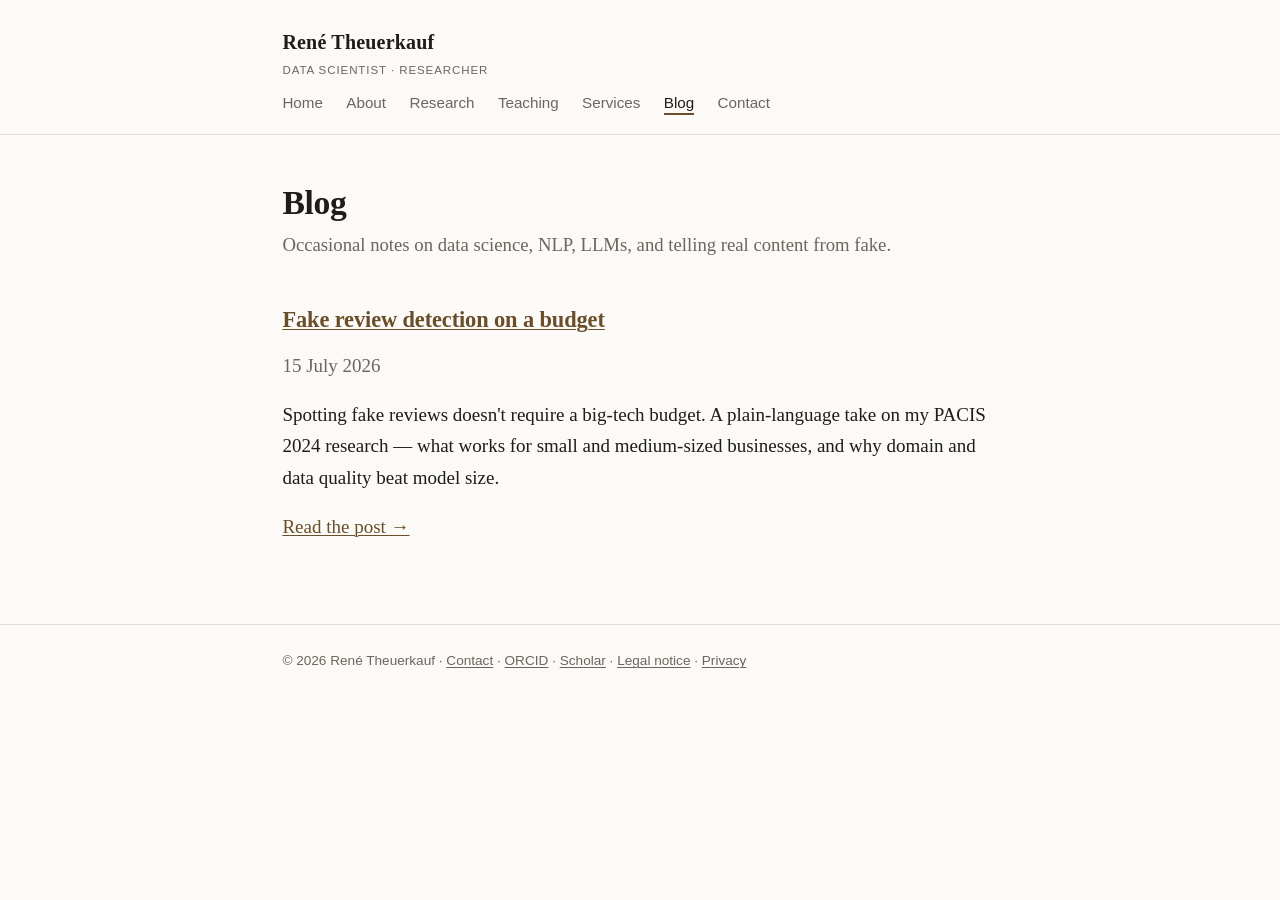
<file: blog.html>
<!DOCTYPE html>
<html lang="en">
<head>
  <meta charset="utf-8">
  <meta name="viewport" content="width=device-width, initial-scale=1">
  <title>Blog — René Theuerkauf</title>
  <meta name="description" content="Notes and writing by René Theuerkauf on data science, NLP, large language models, and detecting fake content.">
  <link rel="stylesheet" href="style.css">
  <link rel="icon" href="favicon.svg" type="image/svg+xml">
  <link rel="canonical" href="https://theuerkauf.me/blog.html">
  <meta property="og:type" content="website">
  <meta property="og:site_name" content="René Theuerkauf">
  <meta property="og:locale" content="en">
  <meta property="og:title" content="Blog — René Theuerkauf">
  <meta property="og:description" content="Notes and writing by René Theuerkauf on data science, NLP, large language models, and detecting fake content.">
  <meta property="og:url" content="https://theuerkauf.me/blog.html">
  <meta property="og:image" content="https://theuerkauf.me/images/rene-portrait.jpg">
  <meta name="twitter:card" content="summary">
  <meta property="og:image:alt" content="Portrait of René Theuerkauf">
  <meta property="og:image:width" content="600">
  <meta property="og:image:height" content="600">
  <meta name="twitter:image:alt" content="Portrait of René Theuerkauf">
  <meta name="author" content="René Theuerkauf">
  <meta name="robots" content="index, follow, max-image-preview:large">
  <meta name="theme-color" content="#6a4e2b">
  <link rel="apple-touch-icon" href="/apple-touch-icon.png">
  <link rel="manifest" href="/site.webmanifest">
</head>
<body>
  <header class="site-header">
    <div class="wrap">
      <p class="site-title"><a href="index.html">René Theuerkauf<span class="role">Data Scientist · Researcher</span></a></p>
      <nav class="site-nav">
        <a href="index.html">Home</a>
        <a href="about.html">About</a>
        <a href="research.html">Research</a>
        <a href="teaching.html">Teaching</a>
        <a href="services.html">Services</a>
        <a href="blog.html" class="active">Blog</a>
        <a href="contact.html">Contact</a>
      </nav>
    </div>
  </header>

  <main>
    <div class="wrap">
      <h1>Blog</h1>
      <p class="lede">Occasional notes on data science, NLP, LLMs, and telling real content from fake.</p>

      <h2><a href="posts/fake-reviews-on-a-budget.html">Fake review detection on a budget</a></h2>
      <p class="muted"><time datetime="2026-07-15">15 July 2026</time></p>
      <p>Spotting fake reviews doesn't require a big-tech budget. A plain-language
      take on my PACIS 2024 research — what works for small and medium-sized
      businesses, and why domain and data quality beat model size.</p>
      <p><a href="posts/fake-reviews-on-a-budget.html">Read the post →</a></p>
    </div>
  </main>

  <footer class="site-footer">
    <div class="wrap">
      © <span id="year">2026</span> René Theuerkauf ·
      <a href="contact.html">Contact</a> ·
      <a href="https://orcid.org/0000-0003-4208-4874" rel="me noopener" target="_blank">ORCID</a> ·
      <a href="https://scholar.google.com/citations?user=UA4HU9OIRiUC&amp;hl=de" target="_blank" rel="noopener">Scholar</a> ·
      <a href="impressum.html">Legal notice</a> ·
      <a href="datenschutz.html">Privacy</a>
    </div>
  </footer>

  <script>document.getElementById("year").textContent = new Date().getFullYear();</script>
</body>
</html>
</file>
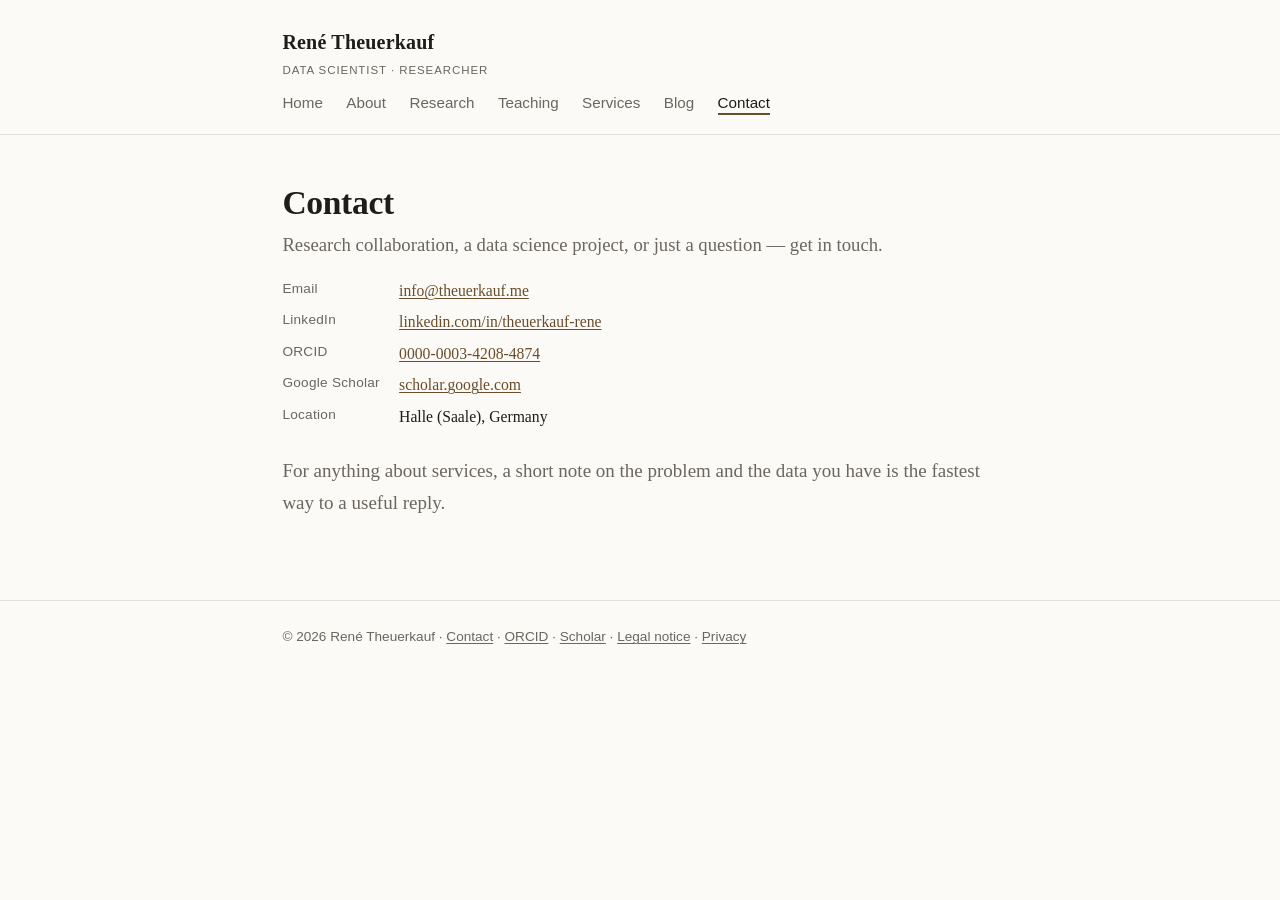
<file: contact.html>
<!DOCTYPE html>
<html lang="en">
<head>
  <meta charset="utf-8">
  <meta name="viewport" content="width=device-width, initial-scale=1">
  <title>Contact — René Theuerkauf</title>
  <meta name="description" content="Contact René Theuerkauf — data scientist and researcher in Halle (Saale), Germany.">
  <link rel="stylesheet" href="style.css">
  <link rel="icon" href="favicon.svg" type="image/svg+xml">
  <link rel="canonical" href="https://theuerkauf.me/contact.html">
  <meta property="og:type" content="website">
  <meta property="og:site_name" content="René Theuerkauf">
  <meta property="og:locale" content="en">
  <meta property="og:title" content="Contact — René Theuerkauf">
  <meta property="og:description" content="Contact René Theuerkauf — data scientist and researcher in Halle (Saale), Germany.">
  <meta property="og:url" content="https://theuerkauf.me/contact.html">
  <meta property="og:image" content="https://theuerkauf.me/images/rene-portrait.jpg">
  <meta name="twitter:card" content="summary">
  <meta property="og:image:alt" content="Portrait of René Theuerkauf">
  <meta property="og:image:width" content="600">
  <meta property="og:image:height" content="600">
  <meta name="twitter:image:alt" content="Portrait of René Theuerkauf">
  <meta name="author" content="René Theuerkauf">
  <meta name="robots" content="index, follow, max-image-preview:large">
  <meta name="theme-color" content="#6a4e2b">
  <link rel="apple-touch-icon" href="/apple-touch-icon.png">
  <link rel="manifest" href="/site.webmanifest">
</head>
<body>
  <header class="site-header">
    <div class="wrap">
      <p class="site-title"><a href="index.html">René Theuerkauf<span class="role">Data Scientist · Researcher</span></a></p>
      <nav class="site-nav">
        <a href="index.html">Home</a>
        <a href="about.html">About</a>
        <a href="research.html">Research</a>
        <a href="teaching.html">Teaching</a>
        <a href="services.html">Services</a>
        <a href="blog.html">Blog</a>
        <a href="contact.html" class="active">Contact</a>
      </nav>
    </div>
  </header>

  <main>
    <div class="wrap">
      <h1>Contact</h1>
      <p class="lede">Research collaboration, a data science project, or just a question — get in touch.</p>

      <dl class="facts">
        <dt>Email</dt>
        <dd><a href="mailto:info@theuerkauf.me">info@theuerkauf.me</a></dd>
        <dt>LinkedIn</dt>
        <dd><a href="https://www.linkedin.com/in/theuerkauf-rene" target="_blank" rel="noopener">linkedin.com/in/theuerkauf-rene</a></dd>
        <dt>ORCID</dt>
        <dd><a href="https://orcid.org/0000-0003-4208-4874" rel="me noopener" target="_blank">0000-0003-4208-4874</a></dd>
        <dt>Google Scholar</dt>
        <dd><a href="https://scholar.google.com/citations?user=UA4HU9OIRiUC&amp;hl=de" target="_blank" rel="noopener">scholar.google.com</a></dd>
        <dt>Location</dt>
        <dd>Halle (Saale), Germany</dd>
      </dl>

      <p class="muted" style="margin-top:1.6rem;">
        For anything about services, a short note on the problem and the data you
        have is the fastest way to a useful reply.
      </p>
    </div>
  </main>

  <footer class="site-footer">
    <div class="wrap">
      © <span id="year">2026</span> René Theuerkauf ·
      <a href="contact.html">Contact</a> ·
      <a href="https://orcid.org/0000-0003-4208-4874" rel="me noopener" target="_blank">ORCID</a> ·
      <a href="https://scholar.google.com/citations?user=UA4HU9OIRiUC&amp;hl=de" target="_blank" rel="noopener">Scholar</a> ·
      <a href="impressum.html">Legal notice</a> ·
      <a href="datenschutz.html">Privacy</a>
    </div>
  </footer>

  <script>document.getElementById("year").textContent = new Date().getFullYear();</script>
</body>
</html>
</file>
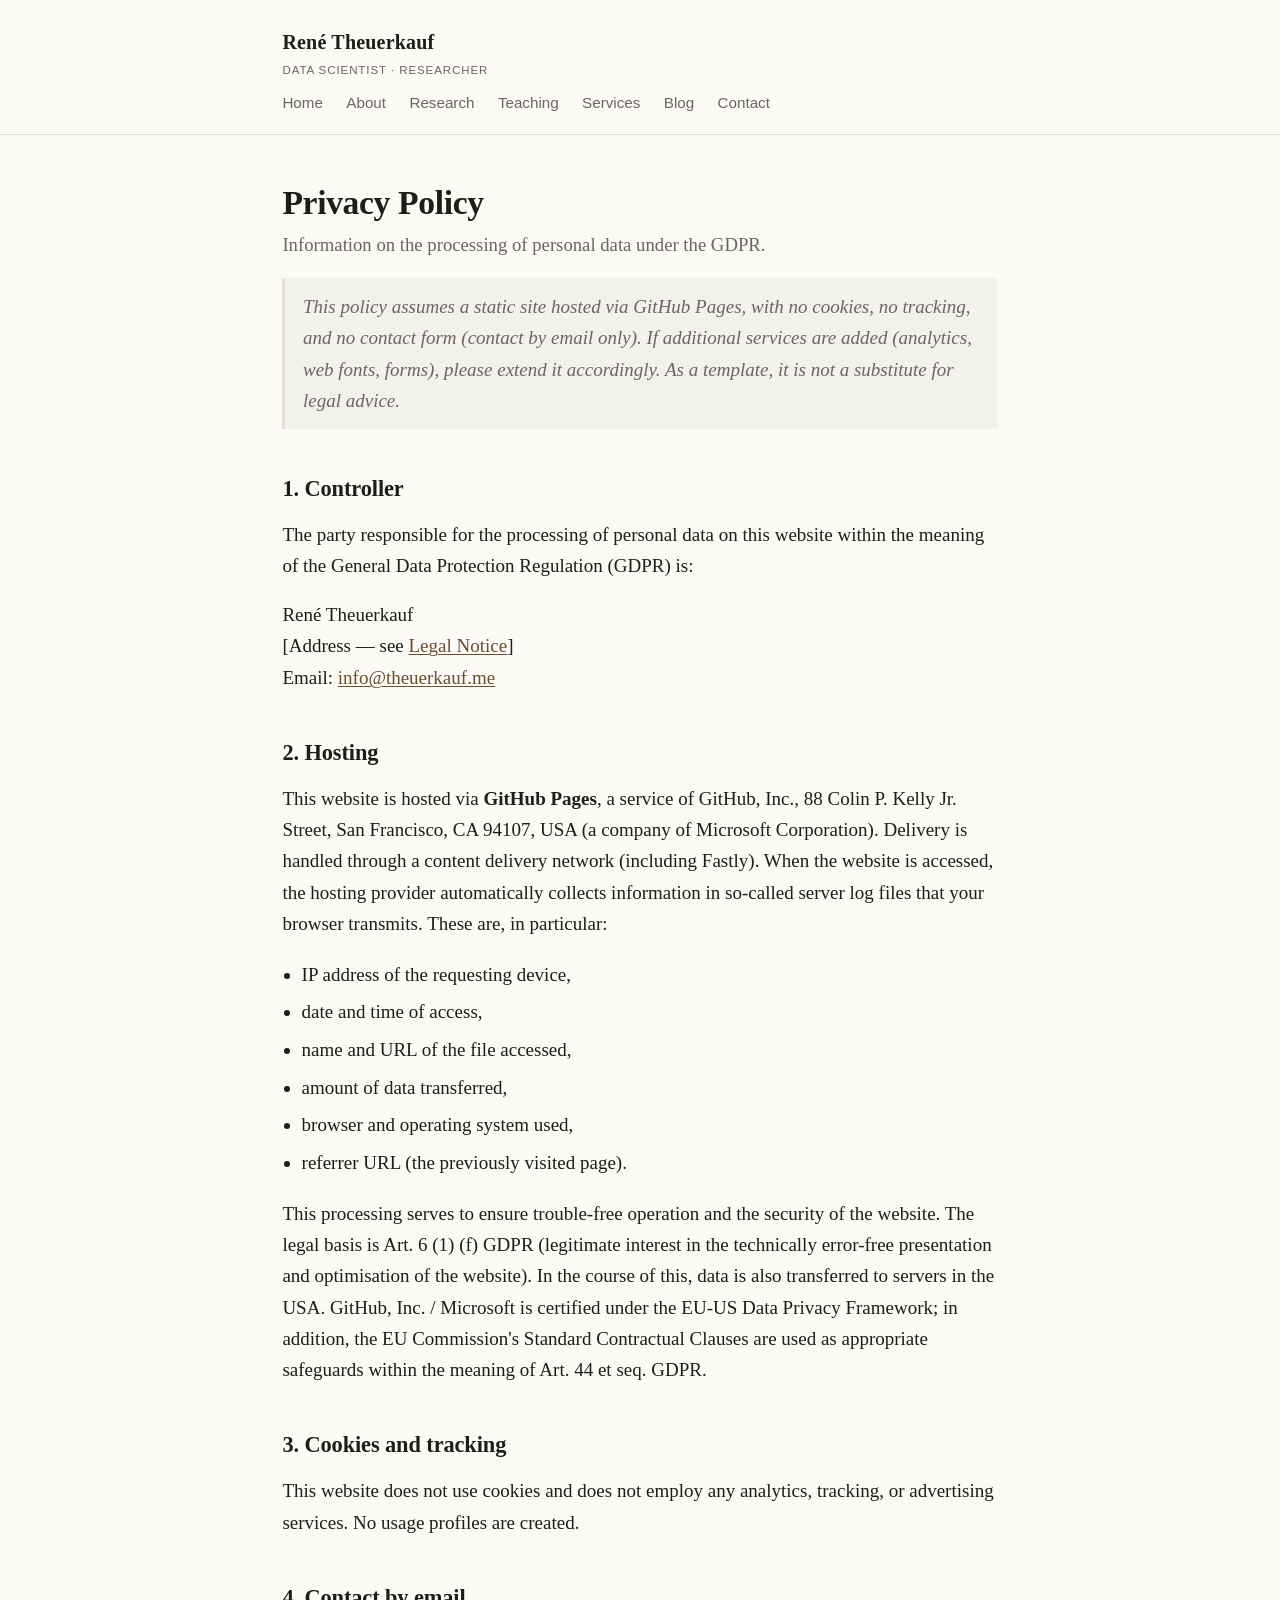
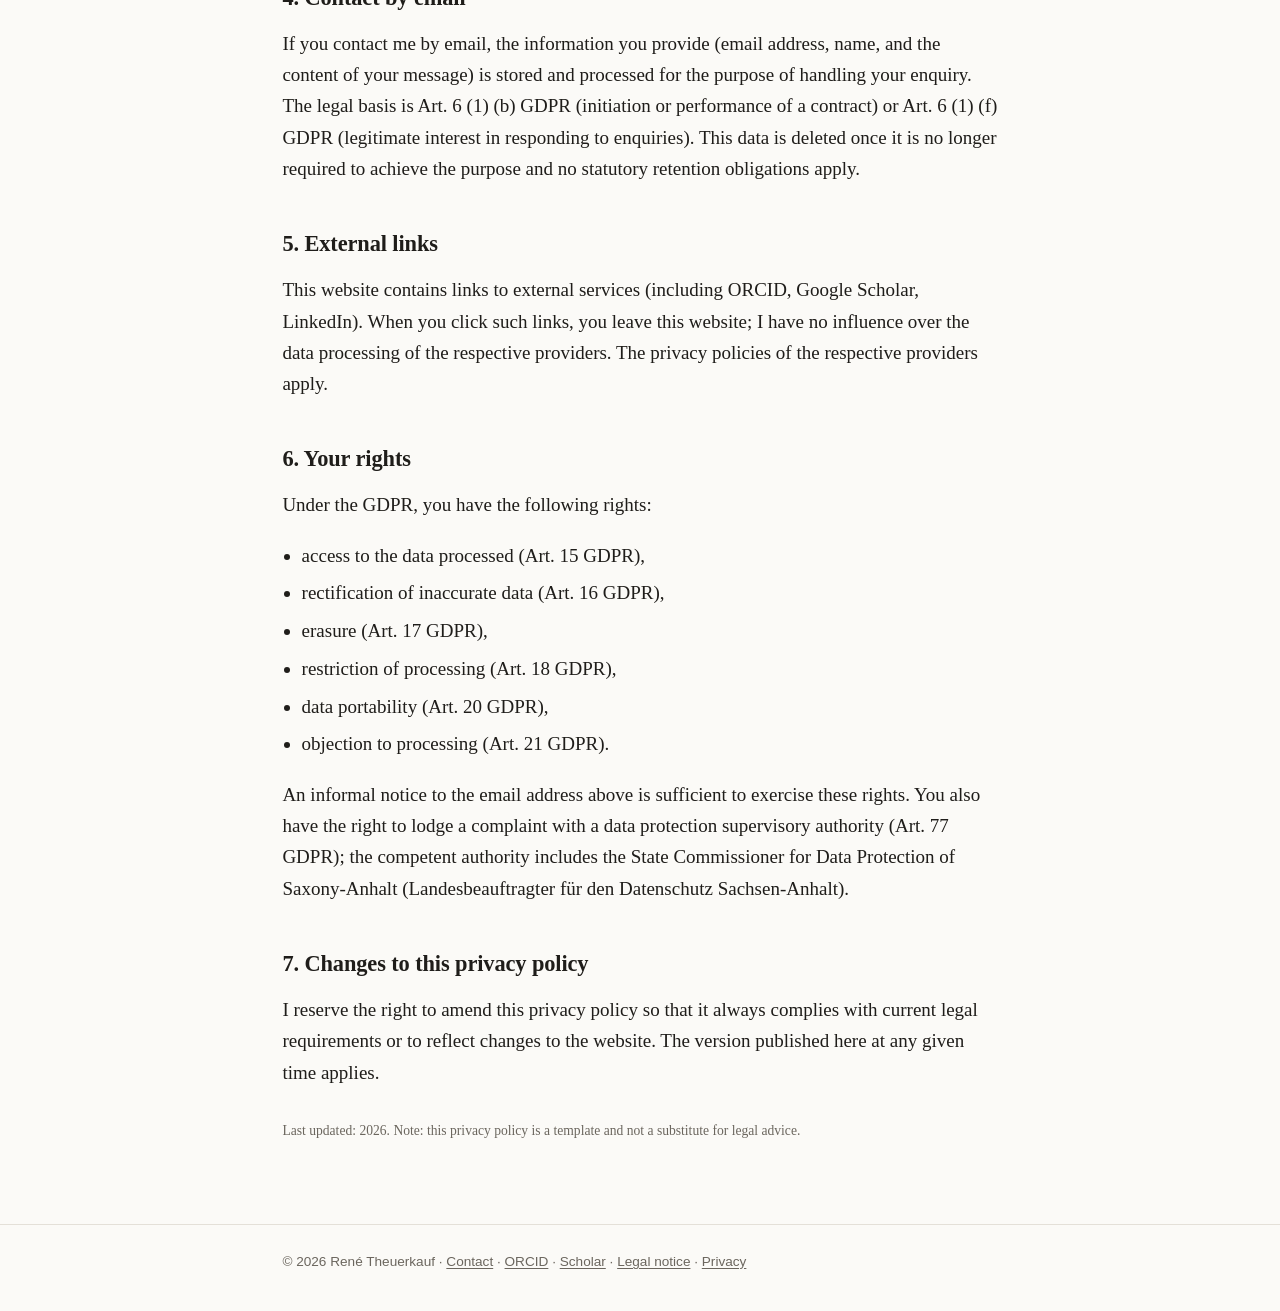
<file: datenschutz.html>
<!DOCTYPE html>
<html lang="en">
<head>
  <meta charset="utf-8">
  <meta name="viewport" content="width=device-width, initial-scale=1">
  <title>Privacy Policy — René Theuerkauf</title>
  <meta name="description" content="Privacy policy for the website of René Theuerkauf.">
  <meta name="robots" content="noindex">
  <link rel="stylesheet" href="style.css">
  <link rel="icon" href="favicon.svg" type="image/svg+xml">
</head>
<body>
  <header class="site-header">
    <div class="wrap">
      <p class="site-title"><a href="index.html">René Theuerkauf<span class="role">Data Scientist · Researcher</span></a></p>
      <nav class="site-nav">
        <a href="index.html">Home</a>
        <a href="about.html">About</a>
        <a href="research.html">Research</a>
        <a href="teaching.html">Teaching</a>
        <a href="services.html">Services</a>
        <a href="blog.html">Blog</a>
        <a href="contact.html">Contact</a>
      </nav>
    </div>
  </header>

  <main>
    <div class="wrap">
      <h1>Privacy Policy</h1>
      <p class="lede">Information on the processing of personal data under the GDPR.</p>

      <p class="placeholder">
        This policy assumes a static site hosted via GitHub Pages, with no cookies,
        no tracking, and no contact form (contact by email only). If additional
        services are added (analytics, web fonts, forms), please extend it
        accordingly. As a template, it is not a substitute for legal advice.
      </p>

      <h2>1. Controller</h2>
      <p>
        The party responsible for the processing of personal data on this website
        within the meaning of the General Data Protection Regulation (GDPR) is:
      </p>
      <p>
        René Theuerkauf<br>
        [Address — see <a href="impressum.html">Legal Notice</a>]<br>
        Email: <a href="mailto:info@theuerkauf.me">info@theuerkauf.me</a>
      </p>

      <h2>2. Hosting</h2>
      <p>
        This website is hosted via <strong>GitHub Pages</strong>, a service of
        GitHub, Inc., 88 Colin P. Kelly Jr. Street, San Francisco, CA 94107, USA
        (a company of Microsoft Corporation). Delivery is handled through a content
        delivery network (including Fastly). When the website is accessed, the
        hosting provider automatically collects information in so-called server log
        files that your browser transmits. These are, in particular:
      </p>
      <ul>
        <li>IP address of the requesting device,</li>
        <li>date and time of access,</li>
        <li>name and URL of the file accessed,</li>
        <li>amount of data transferred,</li>
        <li>browser and operating system used,</li>
        <li>referrer URL (the previously visited page).</li>
      </ul>
      <p>
        This processing serves to ensure trouble-free operation and the security of
        the website. The legal basis is Art. 6 (1) (f) GDPR (legitimate interest in
        the technically error-free presentation and optimisation of the website). In
        the course of this, data is also transferred to servers in the USA. GitHub,
        Inc. / Microsoft is certified under the EU-US Data Privacy Framework; in
        addition, the EU Commission's Standard Contractual Clauses are used as
        appropriate safeguards within the meaning of Art. 44 et seq. GDPR.
      </p>

      <h2>3. Cookies and tracking</h2>
      <p>
        This website does not use cookies and does not employ any analytics,
        tracking, or advertising services. No usage profiles are created.
      </p>

      <h2>4. Contact by email</h2>
      <p>
        If you contact me by email, the information you provide (email address,
        name, and the content of your message) is stored and processed for the
        purpose of handling your enquiry. The legal basis is Art. 6 (1) (b) GDPR
        (initiation or performance of a contract) or Art. 6 (1) (f) GDPR (legitimate
        interest in responding to enquiries). This data is deleted once it is no
        longer required to achieve the purpose and no statutory retention
        obligations apply.
      </p>

      <h2>5. External links</h2>
      <p>
        This website contains links to external services (including ORCID, Google
        Scholar, LinkedIn). When you click such links, you leave this website; I
        have no influence over the data processing of the respective providers. The
        privacy policies of the respective providers apply.
      </p>

      <h2>6. Your rights</h2>
      <p>Under the GDPR, you have the following rights:</p>
      <ul>
        <li>access to the data processed (Art. 15 GDPR),</li>
        <li>rectification of inaccurate data (Art. 16 GDPR),</li>
        <li>erasure (Art. 17 GDPR),</li>
        <li>restriction of processing (Art. 18 GDPR),</li>
        <li>data portability (Art. 20 GDPR),</li>
        <li>objection to processing (Art. 21 GDPR).</li>
      </ul>
      <p>
        An informal notice to the email address above is sufficient to exercise
        these rights. You also have the right to lodge a complaint with a data
        protection supervisory authority (Art. 77 GDPR); the competent authority
        includes the State Commissioner for Data Protection of Saxony-Anhalt
        (Landesbeauftragter für den Datenschutz Sachsen-Anhalt).
      </p>

      <h2>7. Changes to this privacy policy</h2>
      <p>
        I reserve the right to amend this privacy policy so that it always complies
        with current legal requirements or to reflect changes to the website. The
        version published here at any given time applies.
      </p>

      <p class="muted" style="font-size:0.85rem;margin-top:2rem;">
        Last updated: <span id="pd-date">2026</span>. Note: this privacy policy is a
        template and not a substitute for legal advice.
      </p>
    </div>
  </main>

  <footer class="site-footer">
    <div class="wrap">
      © <span id="year">2026</span> René Theuerkauf ·
      <a href="contact.html">Contact</a> ·
      <a href="https://orcid.org/0000-0003-4208-4874" rel="me noopener" target="_blank">ORCID</a> ·
      <a href="https://scholar.google.com/citations?user=UA4HU9OIRiUC&amp;hl=de" target="_blank" rel="noopener">Scholar</a> ·
      <a href="impressum.html">Legal notice</a> ·
      <a href="datenschutz.html">Privacy</a>
    </div>
  </footer>

  <script>
    document.getElementById("year").textContent = new Date().getFullYear();
    document.getElementById("pd-date").textContent = new Date().getFullYear();
  </script>
</body>
</html>
</file>
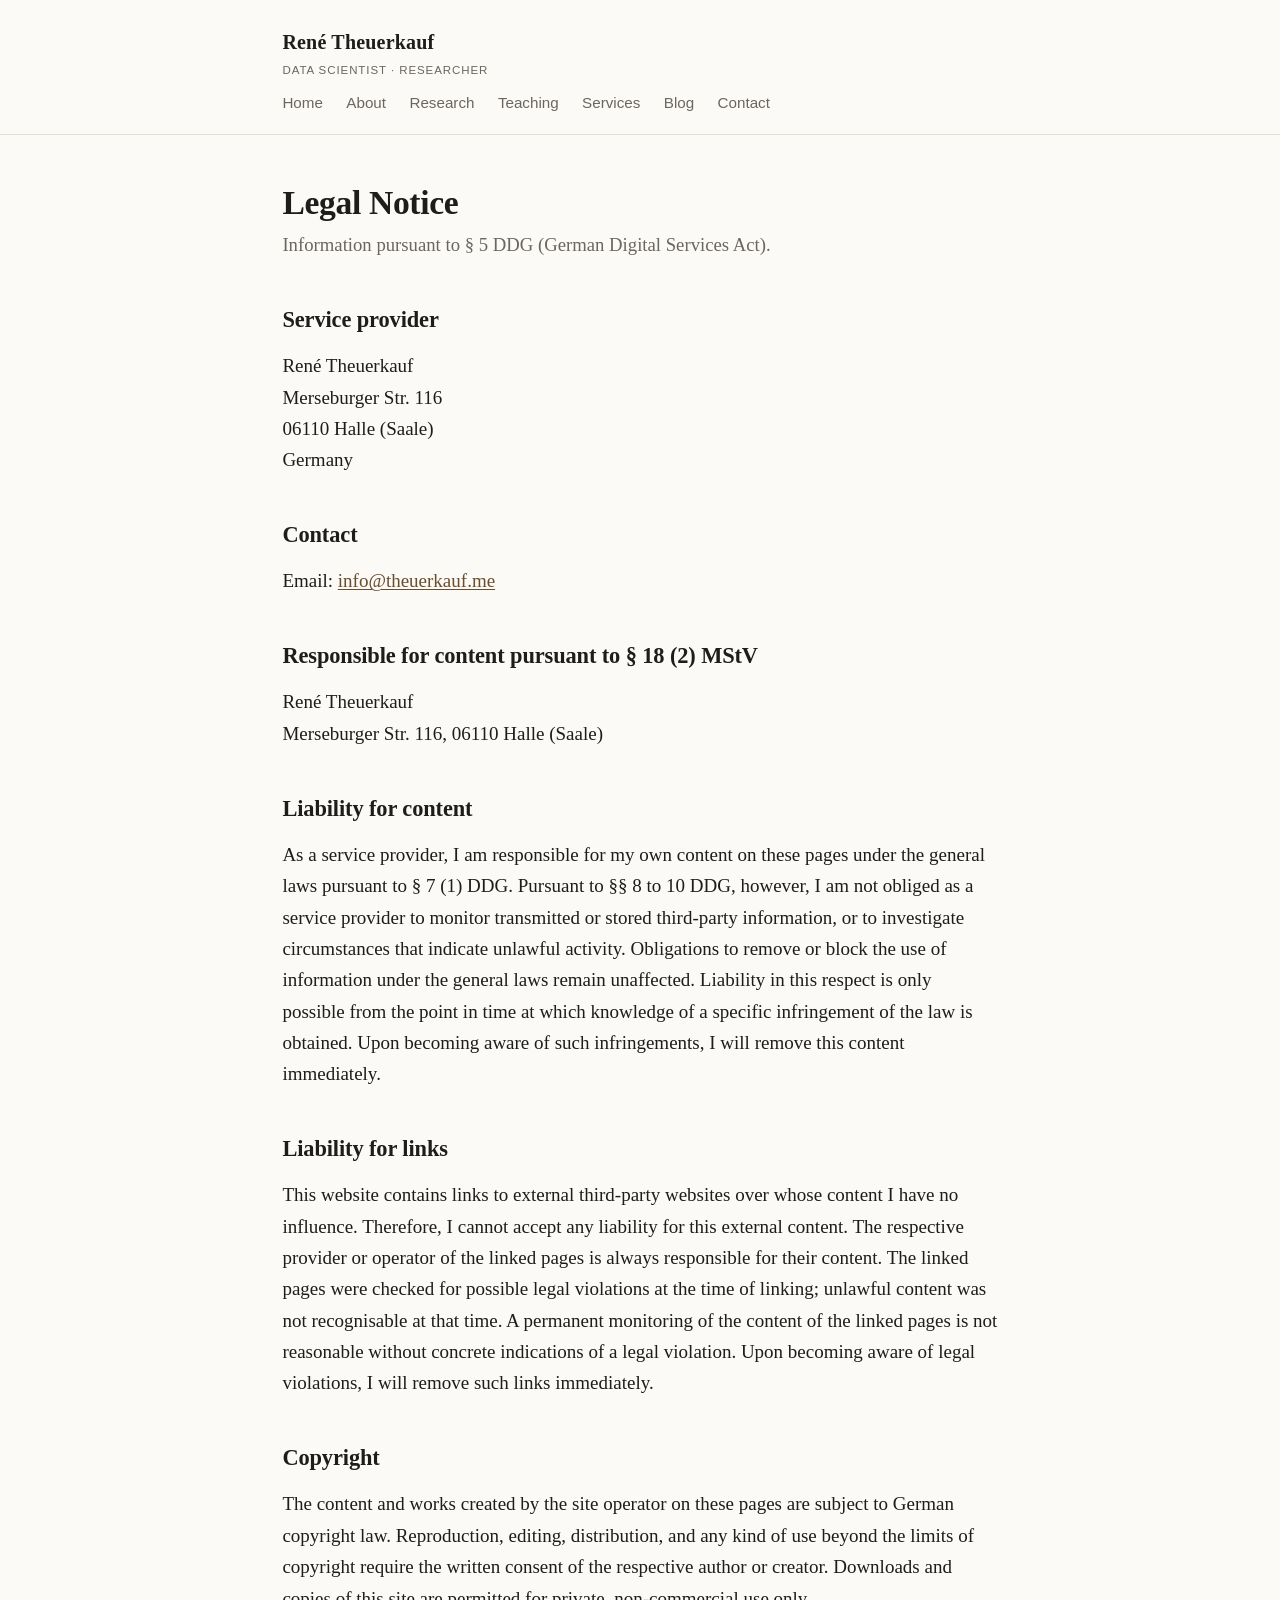
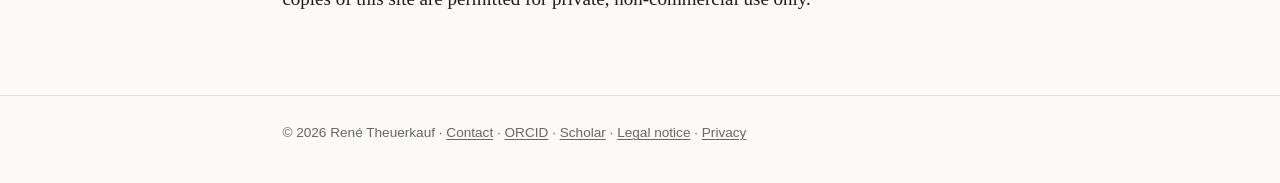
<file: impressum.html>
<!DOCTYPE html>
<html lang="en">
<head>
  <meta charset="utf-8">
  <meta name="viewport" content="width=device-width, initial-scale=1">
  <title>Legal Notice — René Theuerkauf</title>
  <meta name="description" content="Legal notice (Impressum) for the website of René Theuerkauf.">
  <meta name="robots" content="noindex">
  <link rel="stylesheet" href="style.css">
  <link rel="icon" href="favicon.svg" type="image/svg+xml">
</head>
<body>
  <header class="site-header">
    <div class="wrap">
      <p class="site-title"><a href="index.html">René Theuerkauf<span class="role">Data Scientist · Researcher</span></a></p>
      <nav class="site-nav">
        <a href="index.html">Home</a>
        <a href="about.html">About</a>
        <a href="research.html">Research</a>
        <a href="teaching.html">Teaching</a>
        <a href="services.html">Services</a>
        <a href="blog.html">Blog</a>
        <a href="contact.html">Contact</a>
      </nav>
    </div>
  </header>

  <main>
    <div class="wrap">
      <h1>Legal Notice</h1>
      <p class="lede">Information pursuant to § 5 DDG (German Digital Services Act).</p>

      <h2>Service provider</h2>
      <p>
        René Theuerkauf<br>
        Merseburger Str. 116<br>
        06110 Halle (Saale)<br>
        Germany
      </p>

      <h2>Contact</h2>
      <p>
        Email: <a href="mailto:info@theuerkauf.me">info@theuerkauf.me</a>
      </p>

      <h2>Responsible for content pursuant to § 18 (2) MStV</h2>
      <p>
        René Theuerkauf<br>
        Merseburger Str. 116, 06110 Halle (Saale)
      </p>

      <h2>Liability for content</h2>
      <p>
        As a service provider, I am responsible for my own content on these pages
        under the general laws pursuant to § 7 (1) DDG. Pursuant to §§ 8 to 10 DDG,
        however, I am not obliged as a service provider to monitor transmitted or
        stored third-party information, or to investigate circumstances that
        indicate unlawful activity. Obligations to remove or block the use of
        information under the general laws remain unaffected. Liability in this
        respect is only possible from the point in time at which knowledge of a
        specific infringement of the law is obtained. Upon becoming aware of such
        infringements, I will remove this content immediately.
      </p>

      <h2>Liability for links</h2>
      <p>
        This website contains links to external third-party websites over whose
        content I have no influence. Therefore, I cannot accept any liability for
        this external content. The respective provider or operator of the linked
        pages is always responsible for their content. The linked pages were checked
        for possible legal violations at the time of linking; unlawful content was
        not recognisable at that time. A permanent monitoring of the content of the
        linked pages is not reasonable without concrete indications of a legal
        violation. Upon becoming aware of legal violations, I will remove such links
        immediately.
      </p>

      <h2>Copyright</h2>
      <p>
        The content and works created by the site operator on these pages are
        subject to German copyright law. Reproduction, editing, distribution, and
        any kind of use beyond the limits of copyright require the written consent
        of the respective author or creator. Downloads and copies of this site are
        permitted for private, non-commercial use only.
      </p>
    </div>
  </main>

  <footer class="site-footer">
    <div class="wrap">
      © <span id="year">2026</span> René Theuerkauf ·
      <a href="contact.html">Contact</a> ·
      <a href="https://orcid.org/0000-0003-4208-4874" rel="me noopener" target="_blank">ORCID</a> ·
      <a href="https://scholar.google.com/citations?user=UA4HU9OIRiUC&amp;hl=de" target="_blank" rel="noopener">Scholar</a> ·
      <a href="impressum.html">Legal notice</a> ·
      <a href="datenschutz.html">Privacy</a>
    </div>
  </footer>

  <script>document.getElementById("year").textContent = new Date().getFullYear();</script>
</body>
</html>
</file>
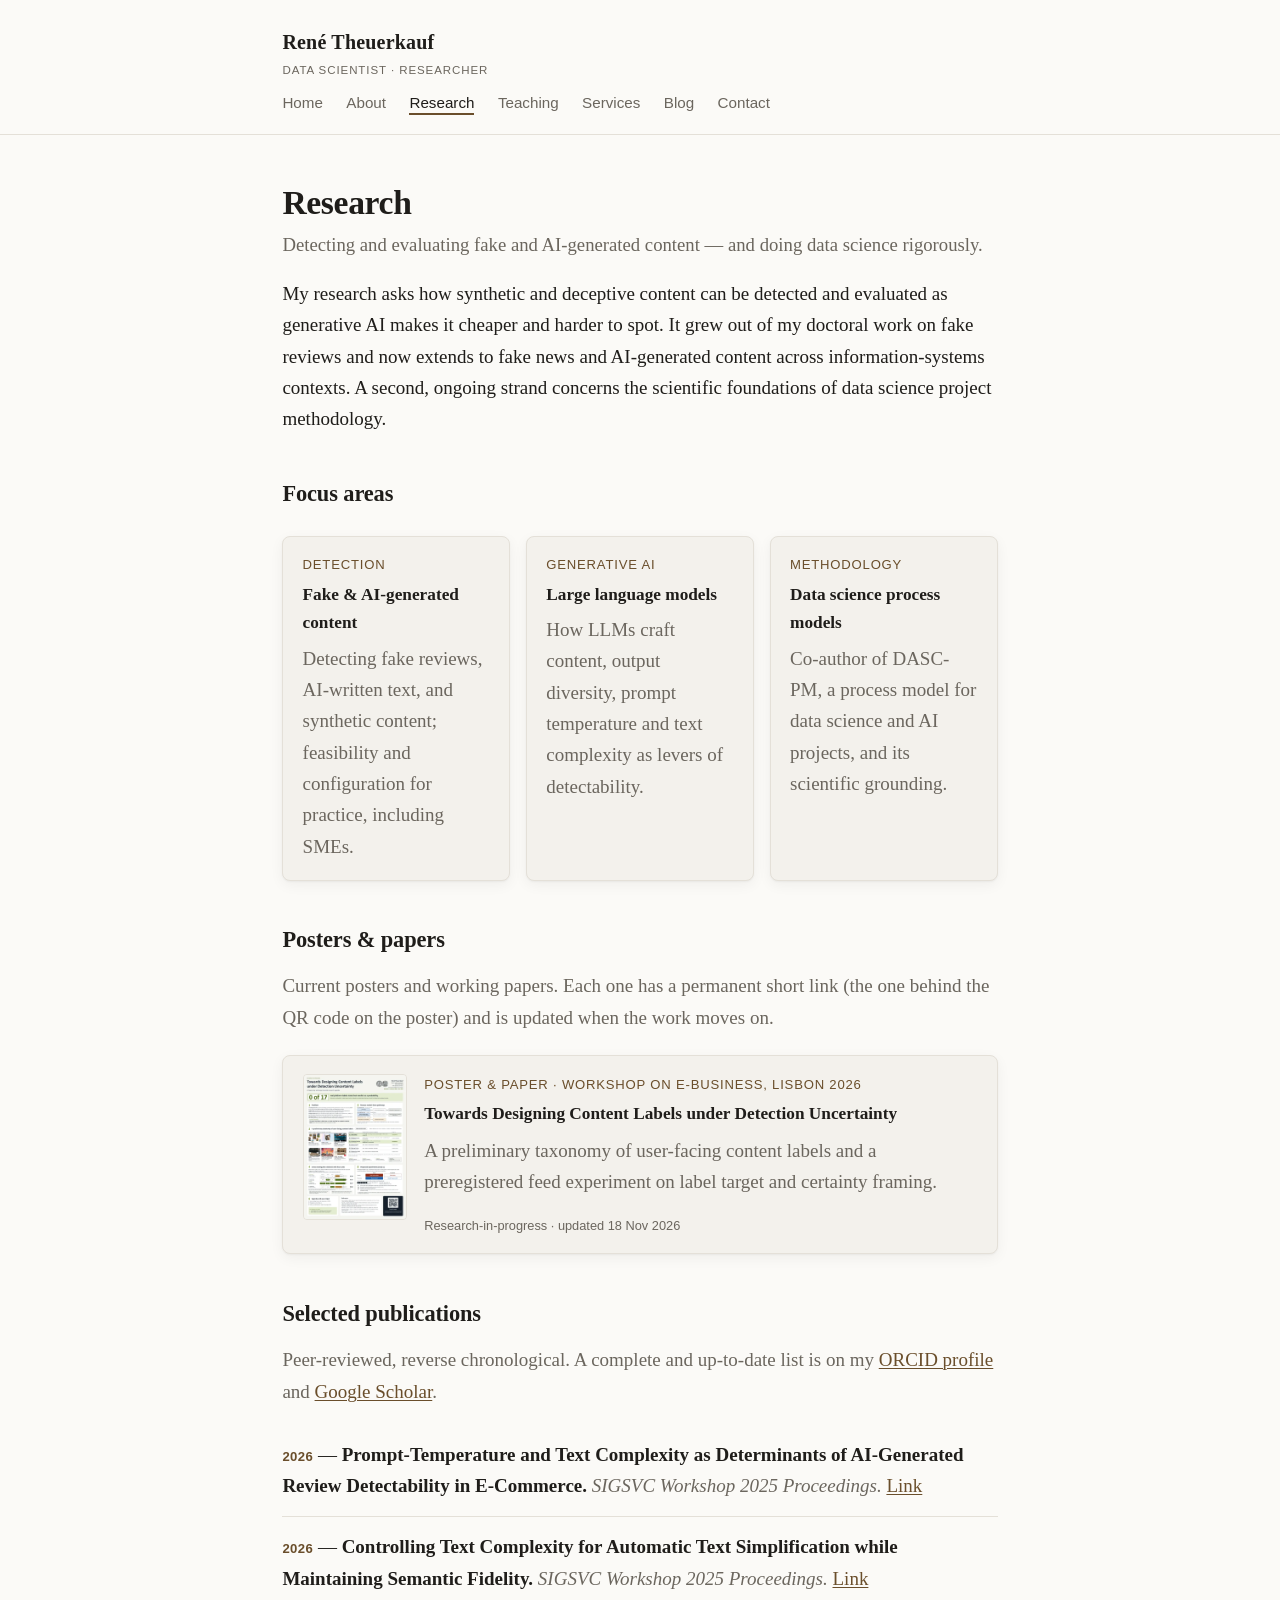
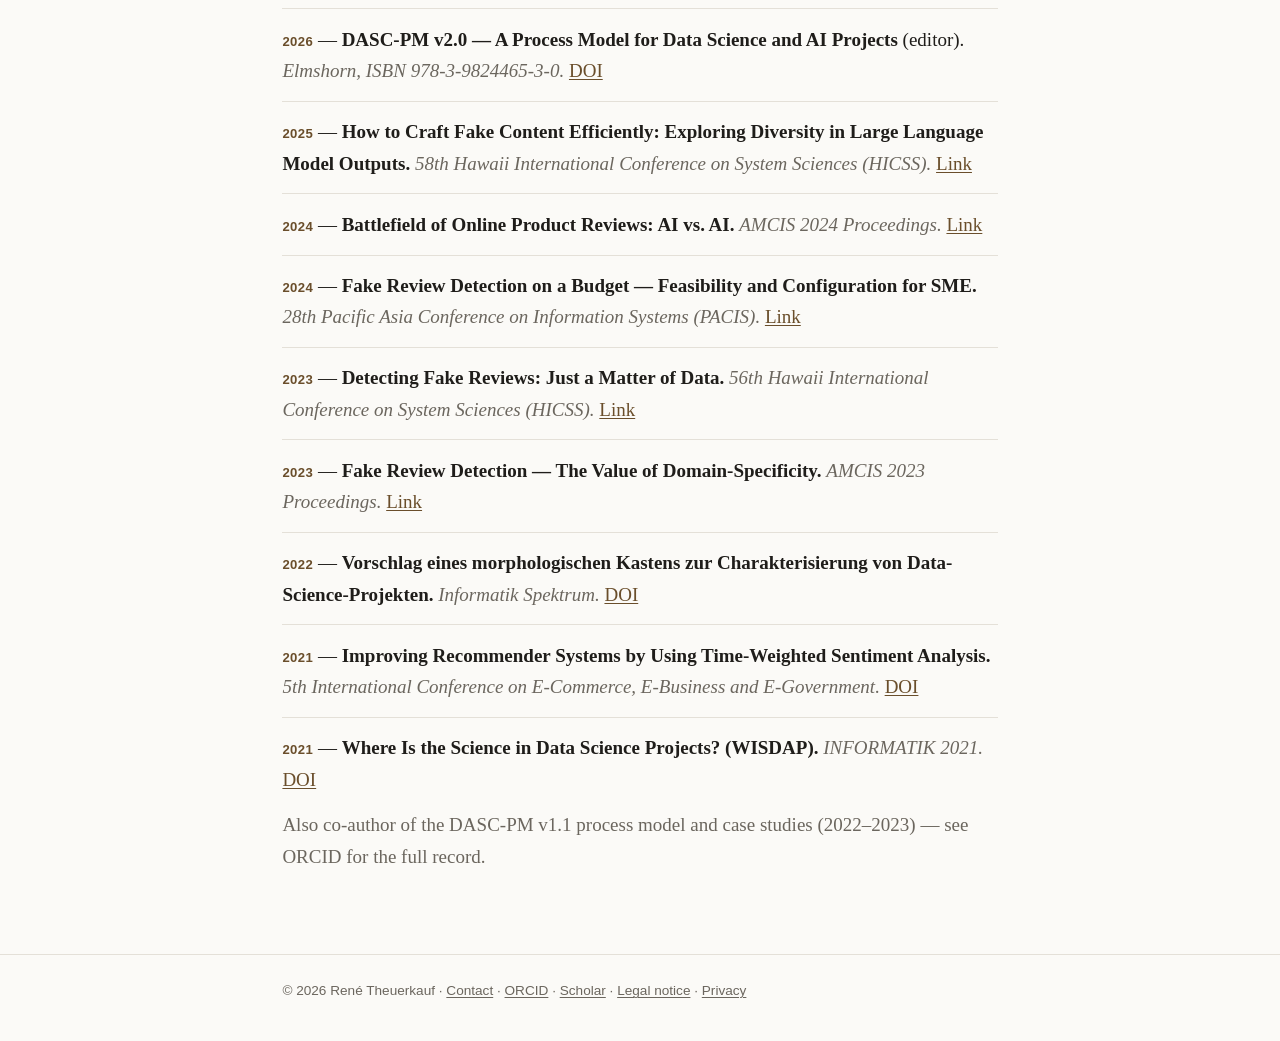
<file: research.html>
<!DOCTYPE html>
<html lang="en">
<head>
  <meta charset="utf-8">
  <meta name="viewport" content="width=device-width, initial-scale=1">
  <title>Research — René Theuerkauf</title>
  <meta name="description" content="Research of René Theuerkauf: fake and AI-generated content detection, generative AI, fake reviews, and data science methodology. Peer-reviewed publications.">
  <link rel="stylesheet" href="style.css">
  <link rel="icon" href="favicon.svg" type="image/svg+xml">
  <link rel="canonical" href="https://theuerkauf.me/research.html">
  <meta property="og:type" content="website">
  <meta property="og:site_name" content="René Theuerkauf">
  <meta property="og:locale" content="en">
  <meta property="og:title" content="Research — René Theuerkauf">
  <meta property="og:description" content="Research of René Theuerkauf: fake and AI-generated content detection, generative AI, fake reviews, and data science methodology. Peer-reviewed publications.">
  <meta property="og:url" content="https://theuerkauf.me/research.html">
  <meta property="og:image" content="https://theuerkauf.me/images/rene-portrait.jpg">
  <meta name="twitter:card" content="summary">
  <meta property="og:image:alt" content="Portrait of René Theuerkauf">
  <meta property="og:image:width" content="600">
  <meta property="og:image:height" content="600">
  <meta name="twitter:image:alt" content="Portrait of René Theuerkauf">
  <meta name="author" content="René Theuerkauf">
  <meta name="robots" content="index, follow, max-image-preview:large">
  <meta name="theme-color" content="#6a4e2b">
  <link rel="apple-touch-icon" href="/apple-touch-icon.png">
  <link rel="manifest" href="/site.webmanifest">
  <script type="application/ld+json">
  {
    "@context": "https://schema.org",
    "@type": "ItemList",
    "name": "Peer-reviewed publications — René Theuerkauf",
    "itemListOrder": "https://schema.org/ItemListOrderDescending",
    "itemListElement": [
      { "@type": "ListItem", "position": 1, "item": { "@type": "ScholarlyArticle", "headline": "Prompt-Temperature and Text Complexity as Determinants of AI-Generated Review Detectability in E-Commerce", "datePublished": "2026", "isPartOf": "SIGSVC Workshop 2025 Proceedings", "url": "https://aisel.aisnet.org/sprouts_proceedings_sigsvc_2025/3", "author": { "@type": "Person", "name": "René Theuerkauf" } } },
      { "@type": "ListItem", "position": 2, "item": { "@type": "ScholarlyArticle", "headline": "Controlling Text Complexity for Automatic Text Simplification while Maintaining Semantic Fidelity", "datePublished": "2026", "isPartOf": "SIGSVC Workshop 2025 Proceedings", "url": "https://aisel.aisnet.org/sprouts_proceedings_sigsvc_2025/2", "author": { "@type": "Person", "name": "René Theuerkauf" } } },
      { "@type": "ListItem", "position": 3, "item": { "@type": "Book", "name": "DASC-PM v2.0 — A Process Model for Data Science and AI Projects", "datePublished": "2026", "isbn": "978-3-9824465-3-0", "url": "https://doi.org/10.25673/123274", "author": { "@type": "Person", "name": "René Theuerkauf" } } },
      { "@type": "ListItem", "position": 4, "item": { "@type": "ScholarlyArticle", "headline": "How to Craft Fake Content Efficiently: Exploring Diversity in Large Language Model Outputs", "datePublished": "2025", "isPartOf": "58th Hawaii International Conference on System Sciences (HICSS)", "url": "https://scholarspace.manoa.hawaii.edu/items/769b71b9-11d6-42b9-9ee9-a60936aae821", "author": { "@type": "Person", "name": "René Theuerkauf" } } },
      { "@type": "ListItem", "position": 5, "item": { "@type": "ScholarlyArticle", "headline": "Battlefield of Online Product Reviews: AI vs. AI", "datePublished": "2024", "isPartOf": "AMCIS 2024 Proceedings", "url": "https://aisel.aisnet.org/amcis2024/adoptdiff/adoptdiff/15", "author": { "@type": "Person", "name": "René Theuerkauf" } } },
      { "@type": "ListItem", "position": 6, "item": { "@type": "ScholarlyArticle", "headline": "Fake Review Detection on a Budget — Feasibility and Configuration for SME", "datePublished": "2024", "isPartOf": "28th Pacific Asia Conference on Information Systems (PACIS)", "url": "https://aisel.aisnet.org/pacis2024/track17_socmedia/track17_socmedia/8", "author": { "@type": "Person", "name": "René Theuerkauf" } } },
      { "@type": "ListItem", "position": 7, "item": { "@type": "ScholarlyArticle", "headline": "Detecting Fake Reviews: Just a Matter of Data", "datePublished": "2023", "isPartOf": "56th Hawaii International Conference on System Sciences (HICSS)", "url": "https://aisel.aisnet.org/hicss-56/in/social_shopping/4", "author": { "@type": "Person", "name": "René Theuerkauf" } } },
      { "@type": "ListItem", "position": 8, "item": { "@type": "ScholarlyArticle", "headline": "Fake Review Detection — The Value of Domain-Specificity", "datePublished": "2023", "isPartOf": "AMCIS 2023 Proceedings", "url": "https://aisel.aisnet.org/amcis2023/social_comput/social_comput/2", "author": { "@type": "Person", "name": "René Theuerkauf" } } },
      { "@type": "ListItem", "position": 9, "item": { "@type": "ScholarlyArticle", "headline": "Vorschlag eines morphologischen Kastens zur Charakterisierung von Data-Science-Projekten", "datePublished": "2022", "isPartOf": "Informatik Spektrum", "url": "https://doi.org/10.1007/s00287-022-01508-6", "author": { "@type": "Person", "name": "René Theuerkauf" } } },
      { "@type": "ListItem", "position": 10, "item": { "@type": "ScholarlyArticle", "headline": "Improving Recommender Systems by Using Time-Weighted Sentiment Analysis", "datePublished": "2021", "isPartOf": "5th International Conference on E-Commerce, E-Business and E-Government", "url": "https://doi.org/10.1145/3466029.3466057", "author": { "@type": "Person", "name": "René Theuerkauf" } } },
      { "@type": "ListItem", "position": 11, "item": { "@type": "ScholarlyArticle", "headline": "Where Is the Science in Data Science Projects? (WISDAP)", "datePublished": "2021", "isPartOf": "INFORMATIK 2021", "url": "https://doi.org/10.18420/informatik2021-150", "author": { "@type": "Person", "name": "René Theuerkauf" } } }
    ]
  }
  </script>
</head>
<body>
  <header class="site-header">
    <div class="wrap">
      <p class="site-title"><a href="index.html">René Theuerkauf<span class="role">Data Scientist · Researcher</span></a></p>
      <nav class="site-nav">
        <a href="index.html">Home</a>
        <a href="about.html">About</a>
        <a href="research.html" class="active">Research</a>
        <a href="teaching.html">Teaching</a>
        <a href="services.html">Services</a>
        <a href="blog.html">Blog</a>
        <a href="contact.html">Contact</a>
      </nav>
    </div>
  </header>

  <main>
    <div class="wrap">
      <h1>Research</h1>
      <p class="lede">Detecting and evaluating fake and AI-generated content — and doing data science rigorously.</p>

      <p>
        My research asks how synthetic and deceptive content can be detected and
        evaluated as generative AI makes it cheaper and harder to spot. It grew
        out of my doctoral work on fake reviews and now extends to fake news and
        AI-generated content across information-systems contexts. A second, ongoing
        strand concerns the scientific foundations of data science project
        methodology.
      </p>

      <h2>Focus areas</h2>
      <div class="cards">
        <div class="card">
          <p class="card-lead">Detection</p>
          <h3>Fake &amp; AI-generated content</h3>
          <p class="muted">Detecting fake reviews, AI-written text, and synthetic
          content; feasibility and configuration for practice, including SMEs.</p>
        </div>
        <div class="card">
          <p class="card-lead">Generative AI</p>
          <h3>Large language models</h3>
          <p class="muted">How LLMs craft content, output diversity, prompt
          temperature and text complexity as levers of detectability.</p>
        </div>
        <div class="card">
          <p class="card-lead">Methodology</p>
          <h3>Data science process models</h3>
          <p class="muted">Co-author of DASC-PM, a process model for data science
          and AI projects, and its scientific grounding.</p>
        </div>
      </div>

      <h2 id="posters">Posters &amp; papers</h2>
      <p class="muted">Current posters and working papers. Each one has a
      permanent short link (the one behind the QR code on the poster) and is
      updated when the work moves on.</p>

      <div class="poster-list">
        <a class="card card-link" href="p/web26/">
          <img class="thumb" src="p/web26/poster-thumb.webp" width="480" height="679"
               alt="" loading="lazy" decoding="async">
          <div class="card-body">
            <p class="card-lead">Poster &amp; paper · Workshop on e-Business, Lisbon 2026</p>
            <h3>Towards Designing Content Labels under Detection Uncertainty</h3>
            <p class="muted">A preliminary taxonomy of user-facing content labels
            and a preregistered feed experiment on label target and certainty
            framing.</p>
            <p class="card-meta">Research-in-progress · updated 18 Nov 2026</p>
          </div>
        </a>
      </div>

      <h2>Selected publications</h2>
      <p class="muted">Peer-reviewed, reverse chronological. A complete and
      up-to-date list is on my
      <a href="https://orcid.org/0000-0003-4208-4874" rel="me noopener" target="_blank">ORCID profile</a>
      and <a href="https://scholar.google.com/citations?user=UA4HU9OIRiUC&amp;hl=de" target="_blank" rel="noopener">Google Scholar</a>.</p>

      <ul class="pubs">
        <li>
          <span class="year">2026</span> —
          <span class="title">Prompt-Temperature and Text Complexity as Determinants of AI-Generated Review Detectability in E-Commerce.</span>
          <span class="venue">SIGSVC Workshop 2025 Proceedings.</span>
          <a href="https://aisel.aisnet.org/sprouts_proceedings_sigsvc_2025/3" target="_blank" rel="noopener">Link</a>
        </li>
        <li>
          <span class="year">2026</span> —
          <span class="title">Controlling Text Complexity for Automatic Text Simplification while Maintaining Semantic Fidelity.</span>
          <span class="venue">SIGSVC Workshop 2025 Proceedings.</span>
          <a href="https://aisel.aisnet.org/sprouts_proceedings_sigsvc_2025/2" target="_blank" rel="noopener">Link</a>
        </li>
        <li>
          <span class="year">2026</span> —
          <span class="title">DASC-PM v2.0 — A Process Model for Data Science and AI Projects</span> (editor).
          <span class="venue">Elmshorn, ISBN 978-3-9824465-3-0.</span>
          <a href="https://doi.org/10.25673/123274" target="_blank" rel="noopener">DOI</a>
        </li>
        <li>
          <span class="year">2025</span> —
          <span class="title">How to Craft Fake Content Efficiently: Exploring Diversity in Large Language Model Outputs.</span>
          <span class="venue">58th Hawaii International Conference on System Sciences (HICSS).</span>
          <a href="https://scholarspace.manoa.hawaii.edu/items/769b71b9-11d6-42b9-9ee9-a60936aae821" target="_blank" rel="noopener">Link</a>
        </li>
        <li>
          <span class="year">2024</span> —
          <span class="title">Battlefield of Online Product Reviews: AI vs. AI.</span>
          <span class="venue">AMCIS 2024 Proceedings.</span>
          <a href="https://aisel.aisnet.org/amcis2024/adoptdiff/adoptdiff/15" target="_blank" rel="noopener">Link</a>
        </li>
        <li>
          <span class="year">2024</span> —
          <span class="title">Fake Review Detection on a Budget — Feasibility and Configuration for SME.</span>
          <span class="venue">28th Pacific Asia Conference on Information Systems (PACIS).</span>
          <a href="https://aisel.aisnet.org/pacis2024/track17_socmedia/track17_socmedia/8" target="_blank" rel="noopener">Link</a>
        </li>
        <li>
          <span class="year">2023</span> —
          <span class="title">Detecting Fake Reviews: Just a Matter of Data.</span>
          <span class="venue">56th Hawaii International Conference on System Sciences (HICSS).</span>
          <a href="https://aisel.aisnet.org/hicss-56/in/social_shopping/4" target="_blank" rel="noopener">Link</a>
        </li>
        <li>
          <span class="year">2023</span> —
          <span class="title">Fake Review Detection — The Value of Domain-Specificity.</span>
          <span class="venue">AMCIS 2023 Proceedings.</span>
          <a href="https://aisel.aisnet.org/amcis2023/social_comput/social_comput/2" target="_blank" rel="noopener">Link</a>
        </li>
        <li>
          <span class="year">2022</span> —
          <span class="title">Vorschlag eines morphologischen Kastens zur Charakterisierung von Data-Science-Projekten.</span>
          <span class="venue">Informatik Spektrum.</span>
          <a href="https://doi.org/10.1007/s00287-022-01508-6" target="_blank" rel="noopener">DOI</a>
        </li>
        <li>
          <span class="year">2021</span> —
          <span class="title">Improving Recommender Systems by Using Time-Weighted Sentiment Analysis.</span>
          <span class="venue">5th International Conference on E-Commerce, E-Business and E-Government.</span>
          <a href="https://doi.org/10.1145/3466029.3466057" target="_blank" rel="noopener">DOI</a>
        </li>
        <li>
          <span class="year">2021</span> —
          <span class="title">Where Is the Science in Data Science Projects? (WISDAP).</span>
          <span class="venue">INFORMATIK 2021.</span>
          <a href="https://doi.org/10.18420/informatik2021-150" target="_blank" rel="noopener">DOI</a>
        </li>
      </ul>

      <p class="muted">Also co-author of the DASC-PM v1.1 process model and case
      studies (2022–2023) — see ORCID for the full record.</p>
    </div>
  </main>

  <footer class="site-footer">
    <div class="wrap">
      © <span id="year">2026</span> René Theuerkauf ·
      <a href="contact.html">Contact</a> ·
      <a href="https://orcid.org/0000-0003-4208-4874" rel="me noopener" target="_blank">ORCID</a> ·
      <a href="https://scholar.google.com/citations?user=UA4HU9OIRiUC&amp;hl=de" target="_blank" rel="noopener">Scholar</a> ·
      <a href="impressum.html">Legal notice</a> ·
      <a href="datenschutz.html">Privacy</a>
    </div>
  </footer>

  <script>document.getElementById("year").textContent = new Date().getFullYear();</script>
</body>
</html>
</file>
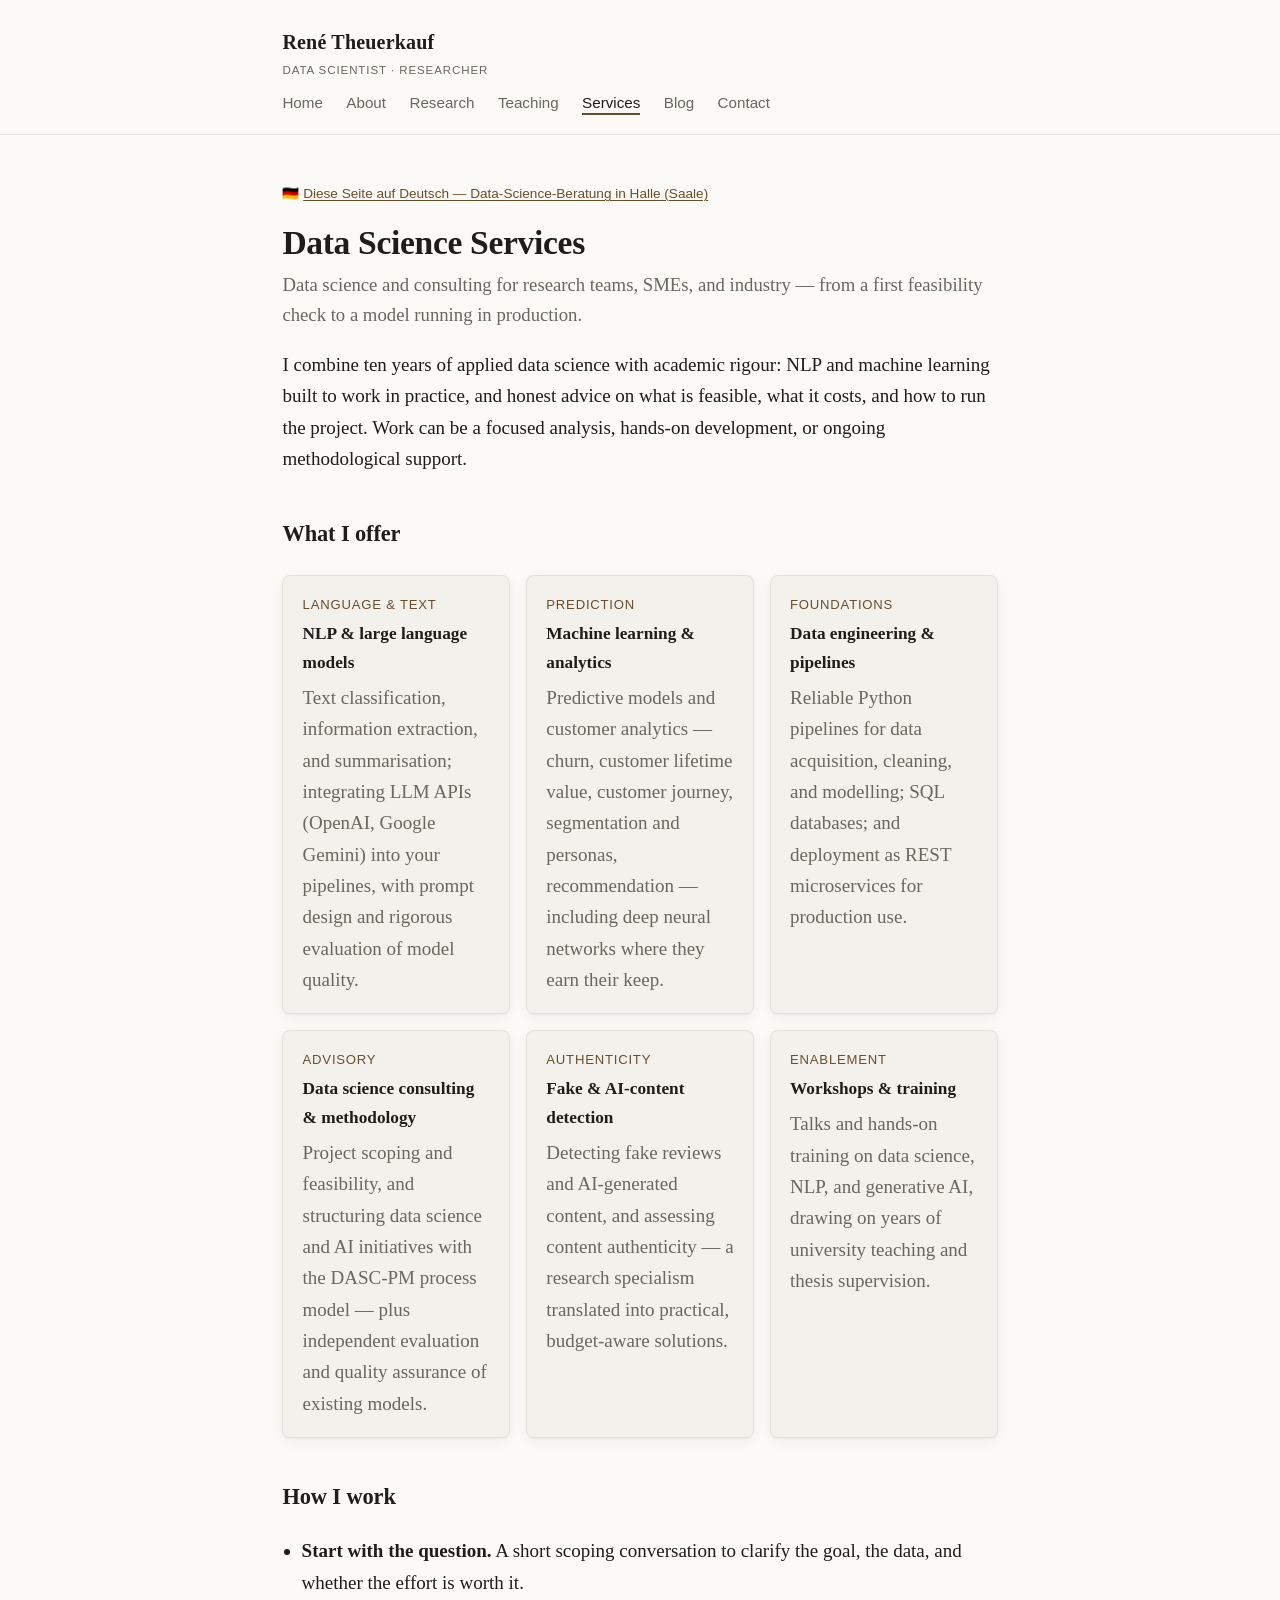
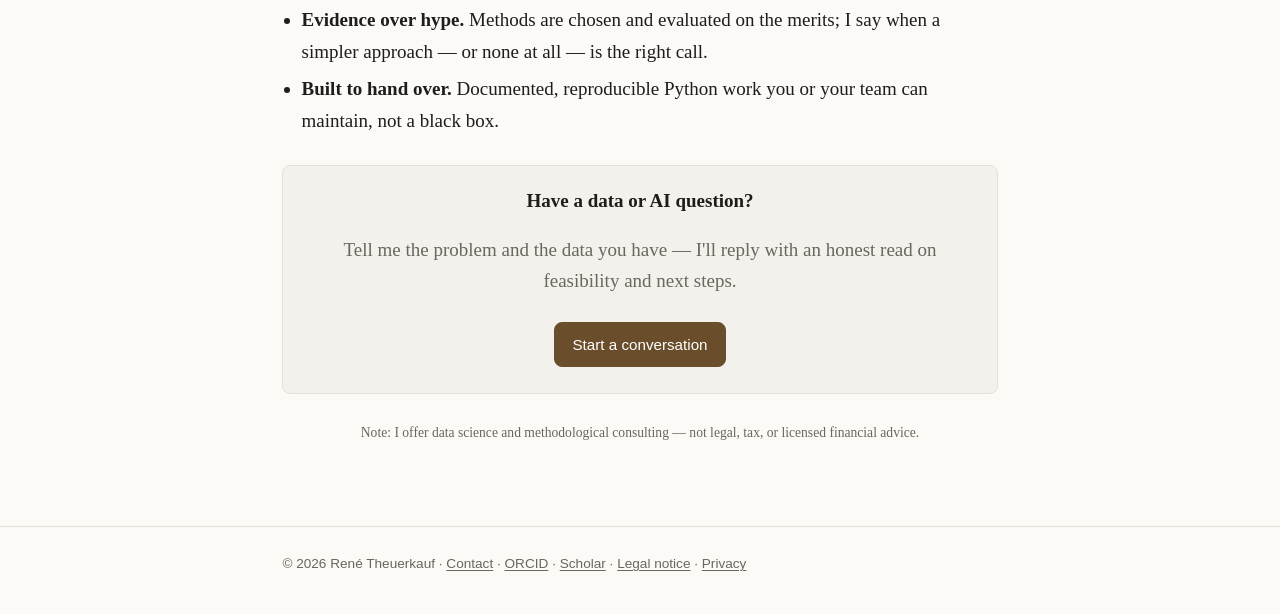
<file: services.html>
<!DOCTYPE html>
<html lang="en">
<head>
  <meta charset="utf-8">
  <meta name="viewport" content="width=device-width, initial-scale=1">
  <title>Data Science Services — René Theuerkauf</title>
  <meta name="description" content="Data science and consulting services by René Theuerkauf: NLP and large language models, machine learning and predictive analytics, data pipelines, project methodology, and content-authenticity work — for research teams, SMEs, and industry.">
  <link rel="stylesheet" href="style.css">
  <link rel="icon" href="favicon.svg" type="image/svg+xml">
  <link rel="canonical" href="https://theuerkauf.me/services.html">
  <link rel="alternate" hreflang="en" href="https://theuerkauf.me/services.html">
  <link rel="alternate" hreflang="de" href="https://theuerkauf.me/beratung.html">
  <link rel="alternate" hreflang="x-default" href="https://theuerkauf.me/services.html">
  <meta property="og:type" content="website">
  <meta property="og:site_name" content="René Theuerkauf">
  <meta property="og:locale" content="en">
  <meta property="og:title" content="Data Science Services — René Theuerkauf">
  <meta property="og:description" content="Data science and consulting services by René Theuerkauf: NLP and large language models, machine learning, data pipelines, project methodology, and content-authenticity work.">
  <meta property="og:url" content="https://theuerkauf.me/services.html">
  <meta property="og:image" content="https://theuerkauf.me/images/rene-portrait.jpg">
  <meta name="twitter:card" content="summary">
  <meta property="og:image:alt" content="Portrait of René Theuerkauf">
  <meta property="og:image:width" content="600">
  <meta property="og:image:height" content="600">
  <meta name="twitter:image:alt" content="Portrait of René Theuerkauf">
  <meta name="author" content="René Theuerkauf">
  <meta name="robots" content="index, follow, max-image-preview:large">
  <meta name="theme-color" content="#6a4e2b">
  <link rel="apple-touch-icon" href="/apple-touch-icon.png">
  <link rel="manifest" href="/site.webmanifest">
  <script type="application/ld+json">
  {
    "@context": "https://schema.org",
    "@type": "ProfessionalService",
    "name": "René Theuerkauf — Data Science Consulting",
    "url": "https://theuerkauf.me/services.html",
    "image": "https://theuerkauf.me/images/rene-portrait.jpg",
    "email": "mailto:info@theuerkauf.me",
    "areaServed": "DACH",
    "address": { "@type": "PostalAddress", "addressLocality": "Halle (Saale)", "addressCountry": "DE" },
    "provider": { "@type": "Person", "name": "René Theuerkauf", "url": "https://theuerkauf.me/" },
    "hasOfferCatalog": {
      "@type": "OfferCatalog",
      "name": "Data science services",
      "itemListElement": [
        { "@type": "Offer", "itemOffered": { "@type": "Service", "name": "NLP & large language models", "description": "Text classification, information extraction, and LLM integration with prompt design and evaluation." } },
        { "@type": "Offer", "itemOffered": { "@type": "Service", "name": "Machine learning & analytics", "description": "Predictive models and customer analytics: churn, customer lifetime value, journey, segmentation, recommendation." } },
        { "@type": "Offer", "itemOffered": { "@type": "Service", "name": "Data engineering & pipelines", "description": "Python pipelines for data acquisition, cleaning, and modelling; SQL databases; REST microservices." } },
        { "@type": "Offer", "itemOffered": { "@type": "Service", "name": "Data science consulting & methodology", "description": "Project scoping, feasibility, DASC-PM structuring, and independent model evaluation." } },
        { "@type": "Offer", "itemOffered": { "@type": "Service", "name": "Fake & AI-content detection", "description": "Detecting fake reviews and AI-generated content; content authenticity assessment." } },
        { "@type": "Offer", "itemOffered": { "@type": "Service", "name": "Workshops & training", "description": "Talks and hands-on training on data science, NLP, and generative AI." } }
      ]
    }
  }
  </script>
</head>
<body>
  <header class="site-header">
    <div class="wrap">
      <p class="site-title"><a href="index.html">René Theuerkauf<span class="role">Data Scientist · Researcher</span></a></p>
      <nav class="site-nav">
        <a href="index.html">Home</a>
        <a href="about.html">About</a>
        <a href="research.html">Research</a>
        <a href="teaching.html">Teaching</a>
        <a href="services.html" class="active">Services</a>
        <a href="blog.html">Blog</a>
        <a href="contact.html">Contact</a>
      </nav>
    </div>
  </header>

  <main>
    <div class="wrap">
      <p class="muted" style="font-family:var(--font-sans);font-size:0.85rem;">
        🇩🇪 <a href="beratung.html">Diese Seite auf Deutsch — Data-Science-Beratung in Halle (Saale)</a>
      </p>
      <h1>Data Science Services</h1>
      <p class="lede">
        Data science and consulting for research teams, SMEs, and industry —
        from a first feasibility check to a model running in production.
      </p>

      <p>
        I combine ten years of applied data science with academic rigour: NLP
        and machine learning built to work in practice, and honest advice on what
        is feasible, what it costs, and how to run the project. Work can be a
        focused analysis, hands-on development, or ongoing methodological support.
      </p>

      <h2>What I offer</h2>
      <div class="cards">
        <div class="card">
          <p class="card-lead">Language &amp; text</p>
          <h3>NLP &amp; large language models</h3>
          <p class="muted">Text classification, information extraction, and
          summarisation; integrating LLM APIs (OpenAI, Google Gemini) into your
          pipelines, with prompt design and rigorous evaluation of model quality.</p>
        </div>
        <div class="card">
          <p class="card-lead">Prediction</p>
          <h3>Machine learning &amp; analytics</h3>
          <p class="muted">Predictive models and customer analytics — churn,
          customer lifetime value, customer journey, segmentation and personas,
          recommendation — including deep neural networks where they earn their keep.</p>
        </div>
        <div class="card">
          <p class="card-lead">Foundations</p>
          <h3>Data engineering &amp; pipelines</h3>
          <p class="muted">Reliable Python pipelines for data acquisition,
          cleaning, and modelling; SQL databases; and deployment as REST
          microservices for production use.</p>
        </div>
        <div class="card">
          <p class="card-lead">Advisory</p>
          <h3>Data science consulting &amp; methodology</h3>
          <p class="muted">Project scoping and feasibility, and structuring data
          science and AI initiatives with the DASC-PM process model — plus
          independent evaluation and quality assurance of existing models.</p>
        </div>
        <div class="card">
          <p class="card-lead">Authenticity</p>
          <h3>Fake &amp; AI-content detection</h3>
          <p class="muted">Detecting fake reviews and AI-generated content, and
          assessing content authenticity — a research specialism translated into
          practical, budget-aware solutions.</p>
        </div>
        <div class="card">
          <p class="card-lead">Enablement</p>
          <h3>Workshops &amp; training</h3>
          <p class="muted">Talks and hands-on training on data science, NLP, and
          generative AI, drawing on years of university teaching and thesis
          supervision.</p>
        </div>
      </div>

      <h2>How I work</h2>
      <ul>
        <li><strong>Start with the question.</strong> A short scoping conversation
        to clarify the goal, the data, and whether the effort is worth it.</li>
        <li><strong>Evidence over hype.</strong> Methods are chosen and evaluated
        on the merits; I say when a simpler approach — or none at all — is the
        right call.</li>
        <li><strong>Built to hand over.</strong> Documented, reproducible Python
        work you or your team can maintain, not a black box.</li>
      </ul>

      <div class="callout center">
        <p><strong>Have a data or AI question?</strong></p>
        <p class="muted">Tell me the problem and the data you have — I'll reply
        with an honest read on feasibility and next steps.</p>
        <div class="actions" style="justify-content:center;">
          <a class="btn" href="contact.html">Start a conversation</a>
        </div>
      </div>

      <p class="muted center" style="font-size:0.85rem;">
        Note: I offer data science and methodological consulting — not legal,
        tax, or licensed financial advice.
      </p>
    </div>
  </main>

  <footer class="site-footer">
    <div class="wrap">
      © <span id="year">2026</span> René Theuerkauf ·
      <a href="contact.html">Contact</a> ·
      <a href="https://orcid.org/0000-0003-4208-4874" rel="me noopener" target="_blank">ORCID</a> ·
      <a href="https://scholar.google.com/citations?user=UA4HU9OIRiUC&amp;hl=de" target="_blank" rel="noopener">Scholar</a> ·
      <a href="impressum.html">Legal notice</a> ·
      <a href="datenschutz.html">Privacy</a>
    </div>
  </footer>

  <script>document.getElementById("year").textContent = new Date().getFullYear();</script>
</body>
</html>
</file>
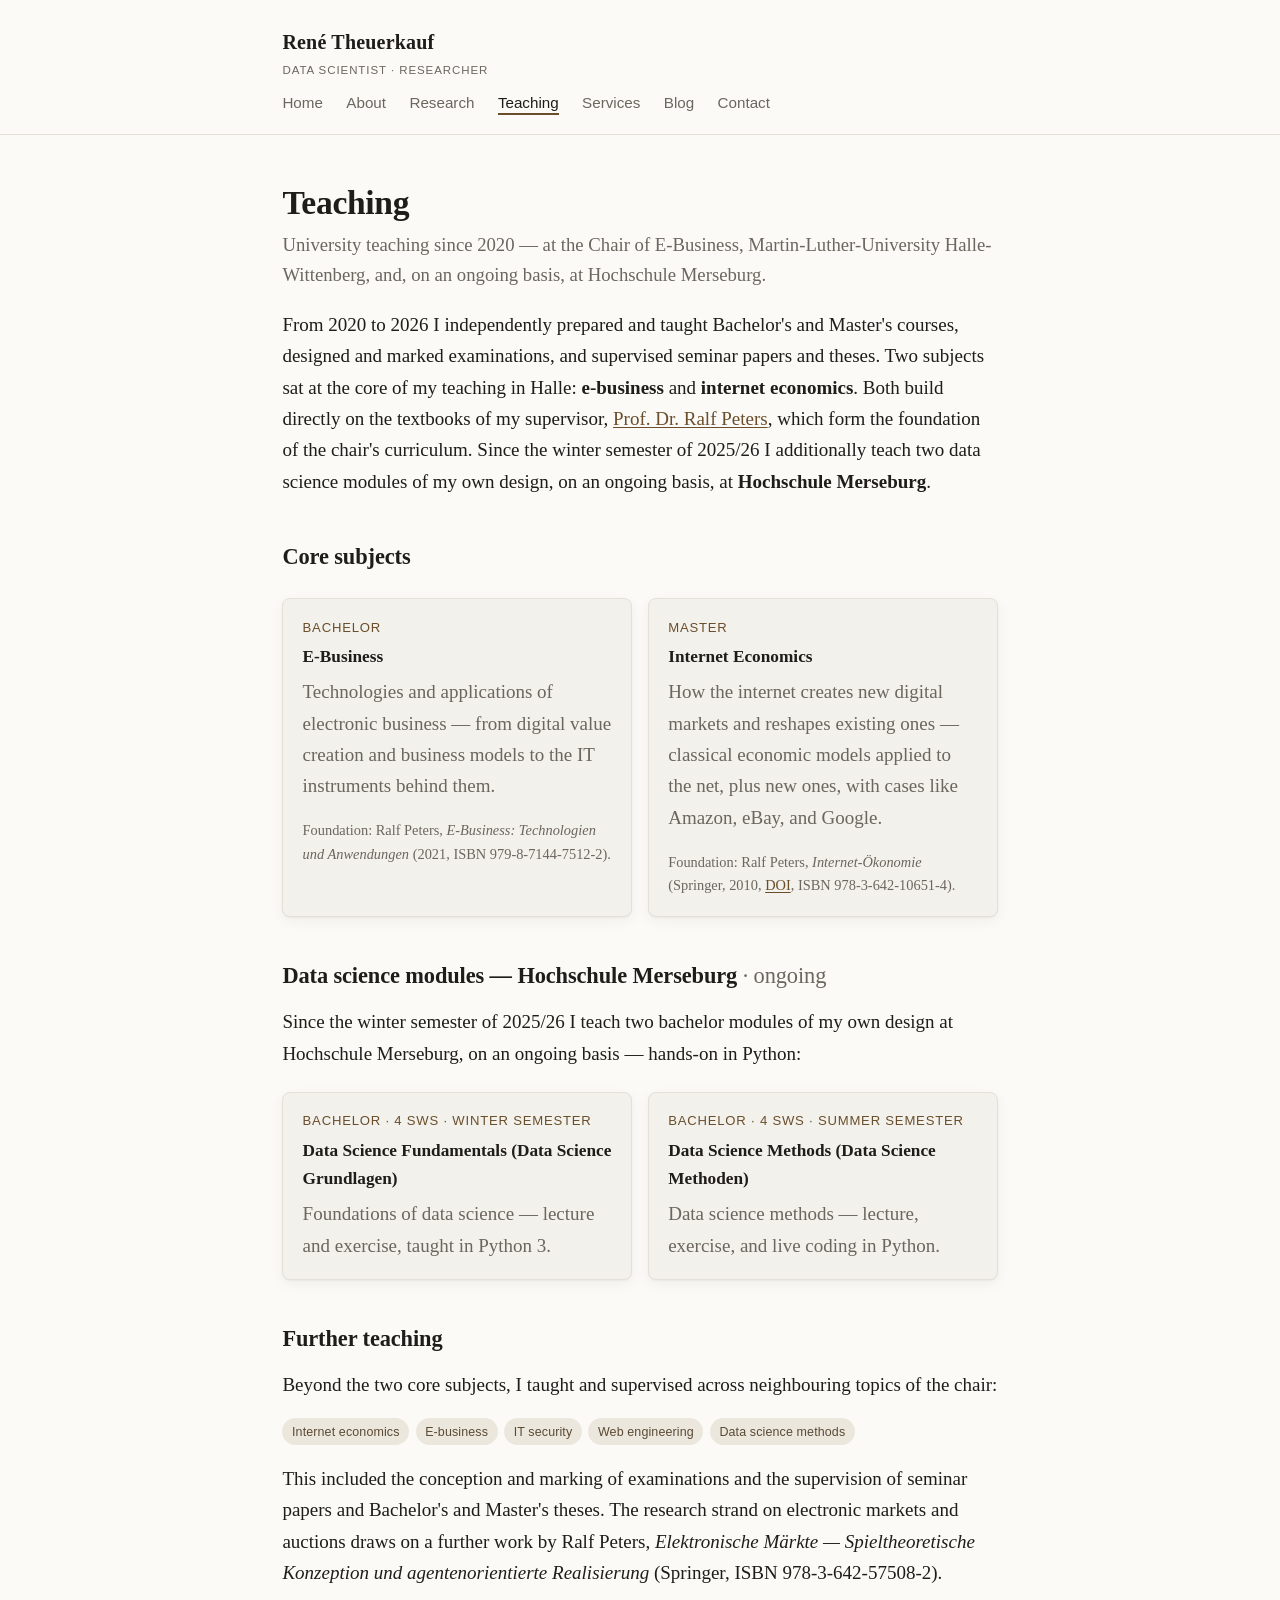
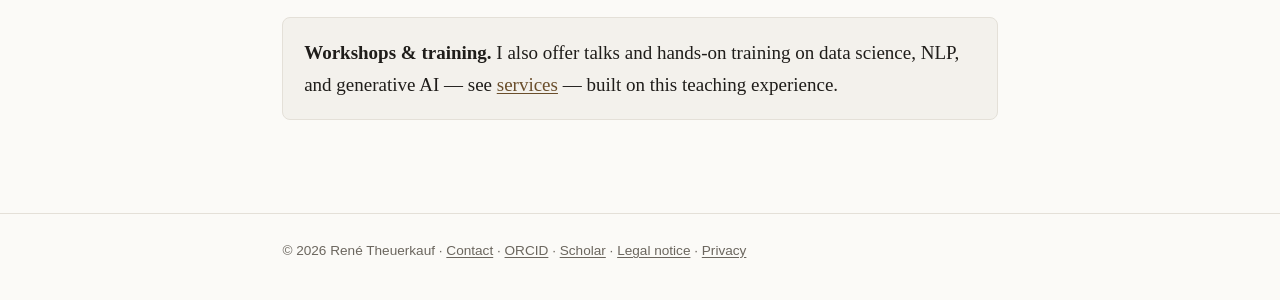
<file: teaching.html>
<!DOCTYPE html>
<html lang="en">
<head>
  <meta charset="utf-8">
  <meta name="viewport" content="width=device-width, initial-scale=1">
  <title>Teaching — René Theuerkauf</title>
  <meta name="description" content="Teaching by René Theuerkauf at Martin-Luther-University Halle-Wittenberg: e-business, internet economics, IT security, and web engineering — grounded in the textbooks of Prof. Dr. Ralf Peters.">
  <link rel="stylesheet" href="style.css">
  <link rel="icon" href="favicon.svg" type="image/svg+xml">
  <link rel="canonical" href="https://theuerkauf.me/teaching.html">
  <meta property="og:type" content="website">
  <meta property="og:site_name" content="René Theuerkauf">
  <meta property="og:locale" content="en">
  <meta property="og:title" content="Teaching — René Theuerkauf">
  <meta property="og:description" content="Teaching by René Theuerkauf at Martin-Luther-University Halle-Wittenberg and Hochschule Merseburg: e-business, internet economics, and data science modules.">
  <meta property="og:url" content="https://theuerkauf.me/teaching.html">
  <meta property="og:image" content="https://theuerkauf.me/images/rene-portrait.jpg">
  <meta name="twitter:card" content="summary">
  <meta property="og:image:alt" content="Portrait of René Theuerkauf">
  <meta property="og:image:width" content="600">
  <meta property="og:image:height" content="600">
  <meta name="twitter:image:alt" content="Portrait of René Theuerkauf">
  <meta name="author" content="René Theuerkauf">
  <meta name="robots" content="index, follow, max-image-preview:large">
  <meta name="theme-color" content="#6a4e2b">
  <link rel="apple-touch-icon" href="/apple-touch-icon.png">
  <link rel="manifest" href="/site.webmanifest">
</head>
<body>
  <header class="site-header">
    <div class="wrap">
      <p class="site-title"><a href="index.html">René Theuerkauf<span class="role">Data Scientist · Researcher</span></a></p>
      <nav class="site-nav">
        <a href="index.html">Home</a>
        <a href="about.html">About</a>
        <a href="research.html">Research</a>
        <a href="teaching.html" class="active">Teaching</a>
        <a href="services.html">Services</a>
        <a href="blog.html">Blog</a>
        <a href="contact.html">Contact</a>
      </nav>
    </div>
  </header>

  <main>
    <div class="wrap">
      <h1>Teaching</h1>
      <p class="lede">
        University teaching since 2020 — at the Chair of E-Business,
        Martin-Luther-University Halle-Wittenberg, and, on an ongoing basis, at
        Hochschule Merseburg.
      </p>

      <p>
        From 2020 to 2026 I independently prepared and taught Bachelor's and
        Master's courses, designed and marked examinations, and supervised
        seminar papers and theses. Two subjects sat at the core of my teaching in
        Halle: <strong>e-business</strong> and <strong>internet economics</strong>.
        Both build directly on the textbooks of my supervisor,
        <a href="https://ebusiness.wiwi.uni-halle.de/" target="_blank" rel="noopener">Prof. Dr. Ralf Peters</a>,
        which form the foundation of the chair's curriculum. Since the winter
        semester of 2025/26 I additionally teach two data science modules of my
        own design, on an ongoing basis, at <strong>Hochschule Merseburg</strong>.
      </p>

      <h2>Core subjects</h2>
      <div class="cards">
        <div class="card">
          <p class="card-lead">Bachelor</p>
          <h3>E-Business</h3>
          <p class="muted">Technologies and applications of electronic business —
          from digital value creation and business models to the IT instruments
          behind them.</p>
          <p class="muted" style="font-size:0.9rem;">Foundation:
          Ralf Peters, <em>E-Business: Technologien und Anwendungen</em> (2021,
          ISBN 979-8-7144-7512-2).</p>
        </div>
        <div class="card">
          <p class="card-lead">Master</p>
          <h3>Internet Economics</h3>
          <p class="muted">How the internet creates new digital markets and reshapes
          existing ones — classical economic models applied to the net, plus new
          ones, with cases like Amazon, eBay, and Google.</p>
          <p class="muted" style="font-size:0.9rem;">Foundation:
          Ralf Peters, <em>Internet-Ökonomie</em> (Springer, 2010,
          <a href="https://doi.org/10.1007/978-3-642-10652-1" target="_blank" rel="noopener">DOI</a>,
          ISBN 978-3-642-10651-4).</p>
        </div>
      </div>

      <h2>Data science modules — Hochschule Merseburg <span class="muted" style="font-weight:400;">· ongoing</span></h2>
      <p>
        Since the winter semester of 2025/26 I teach two bachelor modules of my
        own design at Hochschule Merseburg, on an ongoing basis — hands-on in
        Python:
      </p>
      <div class="cards">
        <div class="card">
          <p class="card-lead">Bachelor · 4 SWS · winter semester</p>
          <h3>Data Science Fundamentals (Data Science Grundlagen)</h3>
          <p class="muted">Foundations of data science — lecture and exercise,
          taught in Python 3.</p>
        </div>
        <div class="card">
          <p class="card-lead">Bachelor · 4 SWS · summer semester</p>
          <h3>Data Science Methods (Data Science Methoden)</h3>
          <p class="muted">Data science methods — lecture, exercise, and live
          coding in Python.</p>
        </div>
      </div>

      <h2>Further teaching</h2>
      <p>
        Beyond the two core subjects, I taught and supervised across neighbouring
        topics of the chair:
      </p>
      <ul class="tags" aria-label="Further teaching topics">
        <li>Internet economics</li>
        <li>E-business</li>
        <li>IT security</li>
        <li>Web engineering</li>
        <li>Data science methods</li>
      </ul>
      <p style="margin-top:1.1rem;">
        This included the conception and marking of examinations and the
        supervision of seminar papers and Bachelor's and Master's theses. The
        research strand on electronic markets and auctions draws on a further work
        by Ralf Peters, <em>Elektronische Märkte — Spieltheoretische Konzeption und
        agentenorientierte Realisierung</em> (Springer, ISBN 978-3-642-57508-2).
      </p>

      <div class="callout">
        <p><strong>Workshops &amp; training.</strong> I also offer talks and
        hands-on training on data science, NLP, and generative AI — see
        <a href="services.html">services</a> — built on this teaching experience.</p>
      </div>
    </div>
  </main>

  <footer class="site-footer">
    <div class="wrap">
      © <span id="year">2026</span> René Theuerkauf ·
      <a href="contact.html">Contact</a> ·
      <a href="https://orcid.org/0000-0003-4208-4874" rel="me noopener" target="_blank">ORCID</a> ·
      <a href="https://scholar.google.com/citations?user=UA4HU9OIRiUC&amp;hl=de" target="_blank" rel="noopener">Scholar</a> ·
      <a href="impressum.html">Legal notice</a> ·
      <a href="datenschutz.html">Privacy</a>
    </div>
  </footer>

  <script>document.getElementById("year").textContent = new Date().getFullYear();</script>
</body>
</html>
</file>
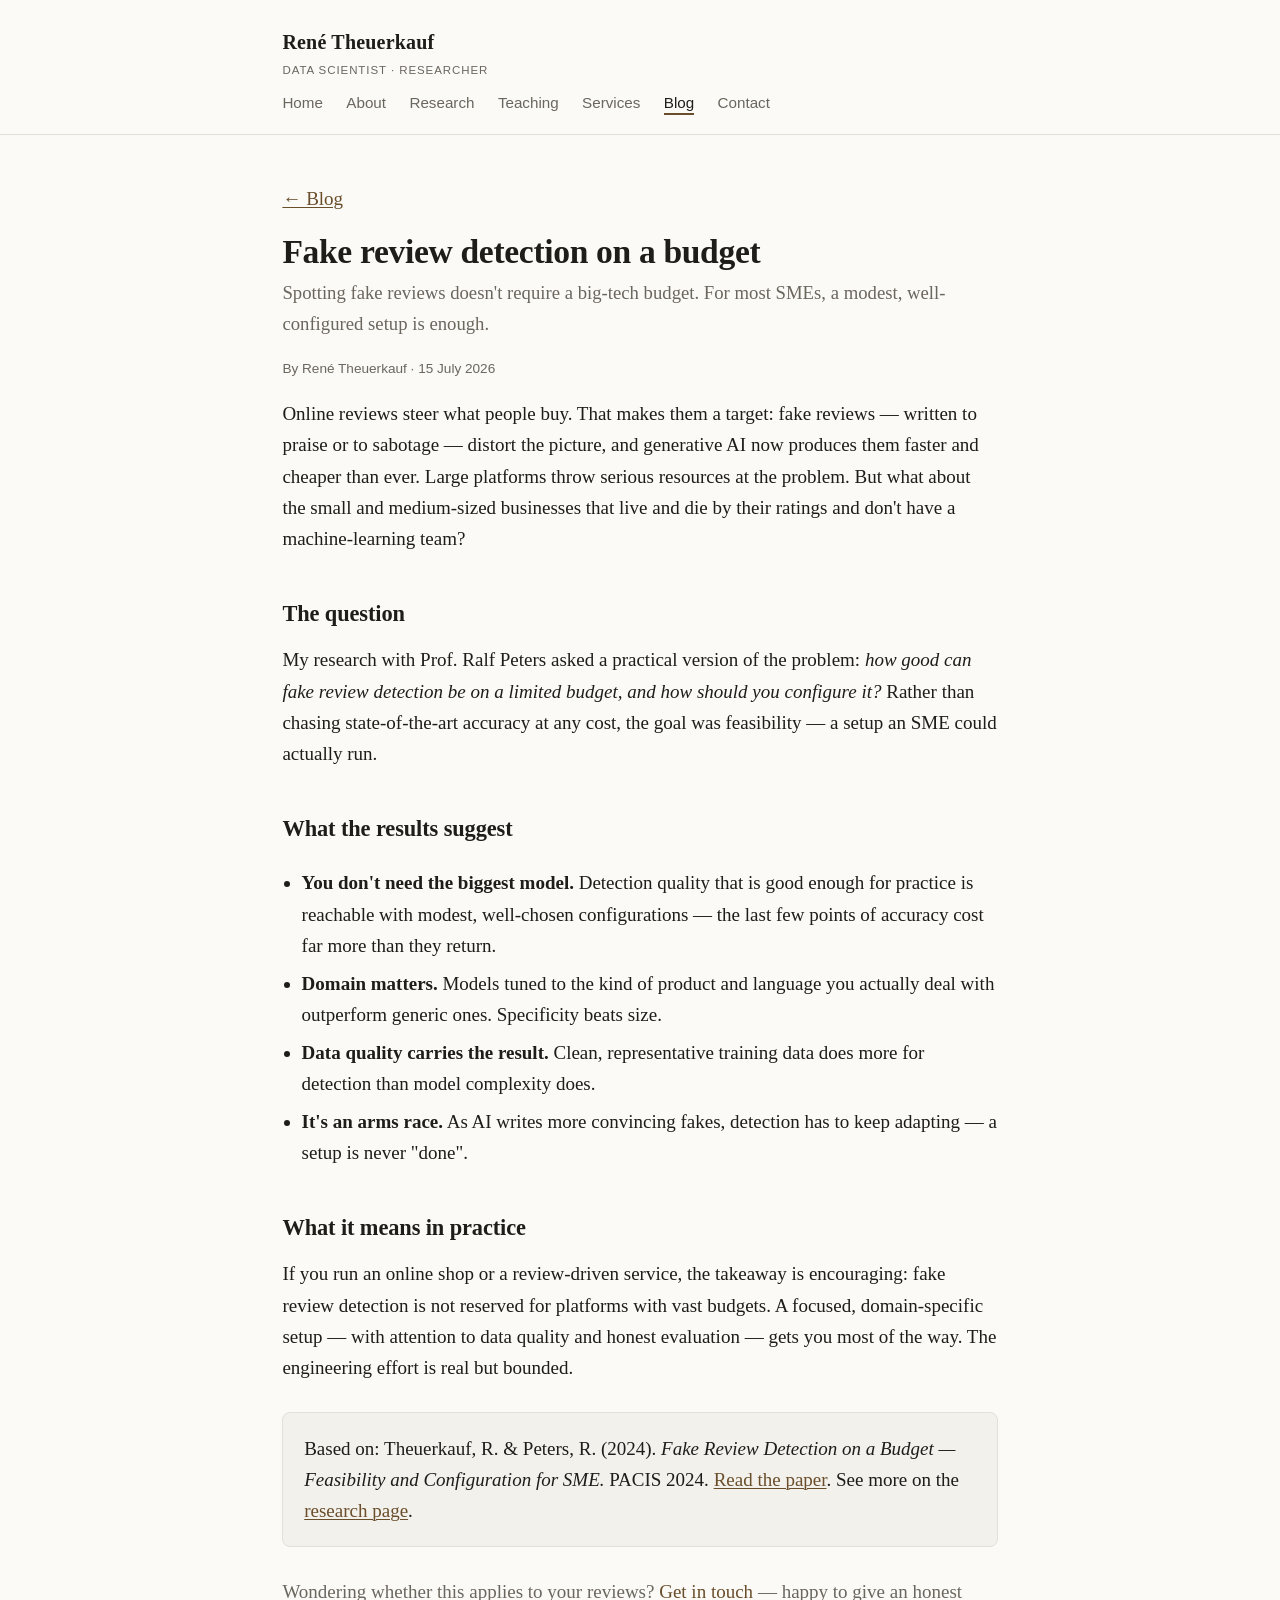
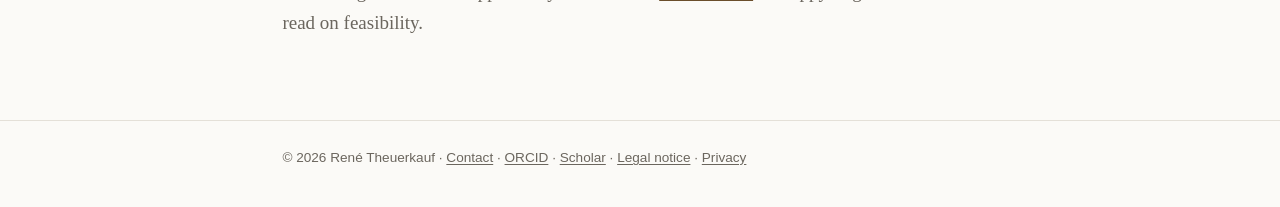
<file: posts/fake-reviews-on-a-budget.html>
<!DOCTYPE html>
<html lang="en">
<head>
  <meta charset="utf-8">
  <meta name="viewport" content="width=device-width, initial-scale=1">
  <title>Fake review detection on a budget — René Theuerkauf</title>
  <meta name="description" content="Why small and medium-sized businesses can detect fake reviews without a big-tech budget — a plain-language take on my PACIS 2024 research.">
  <link rel="stylesheet" href="../style.css">
  <link rel="icon" href="../favicon.svg" type="image/svg+xml">
  <link rel="canonical" href="https://theuerkauf.me/posts/fake-reviews-on-a-budget.html">
  <meta property="og:type" content="article">
  <meta property="og:site_name" content="René Theuerkauf">
  <meta property="og:locale" content="en">
  <meta property="og:title" content="Fake review detection on a budget">
  <meta property="og:description" content="Why small and medium-sized businesses can detect fake reviews without a big-tech budget — a plain-language take on my PACIS 2024 research.">
  <meta property="og:url" content="https://theuerkauf.me/posts/fake-reviews-on-a-budget.html">
  <meta property="og:image" content="https://theuerkauf.me/images/rene-portrait.jpg">
  <meta name="twitter:card" content="summary">
  <meta property="og:image:alt" content="Portrait of René Theuerkauf">
  <meta property="og:image:width" content="600">
  <meta property="og:image:height" content="600">
  <meta name="twitter:image:alt" content="Portrait of René Theuerkauf">
  <meta name="author" content="René Theuerkauf">
  <meta name="robots" content="index, follow, max-image-preview:large">
  <meta name="theme-color" content="#6a4e2b">
  <link rel="apple-touch-icon" href="/apple-touch-icon.png">
  <link rel="manifest" href="/site.webmanifest">
  <script type="application/ld+json">
  {
    "@context": "https://schema.org",
    "@type": "BlogPosting",
    "headline": "Fake review detection on a budget",
    "description": "Why small and medium-sized businesses can detect fake reviews without a big-tech budget — a plain-language take on my PACIS 2024 research.",
    "image": "https://theuerkauf.me/images/rene-portrait.jpg",
    "author": { "@type": "Person", "name": "René Theuerkauf", "url": "https://theuerkauf.me/" },
    "publisher": { "@type": "Person", "name": "René Theuerkauf" },
    "url": "https://theuerkauf.me/posts/fake-reviews-on-a-budget.html",
    "mainEntityOfPage": "https://theuerkauf.me/posts/fake-reviews-on-a-budget.html",
    "datePublished": "2026-07-15"
  }
  </script>
  <script type="application/ld+json">
  {
    "@context": "https://schema.org",
    "@type": "BreadcrumbList",
    "itemListElement": [
      { "@type": "ListItem", "position": 1, "name": "Home", "item": "https://theuerkauf.me/" },
      { "@type": "ListItem", "position": 2, "name": "Blog", "item": "https://theuerkauf.me/blog.html" },
      { "@type": "ListItem", "position": 3, "name": "Fake review detection on a budget", "item": "https://theuerkauf.me/posts/fake-reviews-on-a-budget.html" }
    ]
  }
  </script>
</head>
<body>
  <header class="site-header">
    <div class="wrap">
      <p class="site-title"><a href="../index.html">René Theuerkauf<span class="role">Data Scientist · Researcher</span></a></p>
      <nav class="site-nav">
        <a href="../index.html">Home</a>
        <a href="../about.html">About</a>
        <a href="../research.html">Research</a>
        <a href="../teaching.html">Teaching</a>
        <a href="../services.html">Services</a>
        <a href="../blog.html" class="active">Blog</a>
        <a href="../contact.html">Contact</a>
      </nav>
    </div>
  </header>

  <main>
    <div class="wrap">
      <p class="muted"><a href="../blog.html">← Blog</a></p>
      <h1>Fake review detection on a budget</h1>
      <p class="lede">Spotting fake reviews doesn't require a big-tech budget. For most SMEs, a modest, well-configured setup is enough.</p>
      <p class="muted" style="font-family:var(--font-sans);font-size:0.85rem;">By René Theuerkauf · <time datetime="2026-07-15">15 July 2026</time></p>

      <p>
        Online reviews steer what people buy. That makes them a target: fake
        reviews — written to praise or to sabotage — distort the picture, and
        generative AI now produces them faster and cheaper than ever. Large
        platforms throw serious resources at the problem. But what about the small
        and medium-sized businesses that live and die by their ratings and don't
        have a machine-learning team?
      </p>

      <h2>The question</h2>
      <p>
        My research with Prof. Ralf Peters asked a practical version of the
        problem: <em>how good can fake review detection be on a limited budget,
        and how should you configure it?</em> Rather than chasing state-of-the-art
        accuracy at any cost, the goal was feasibility — a setup an SME could
        actually run.
      </p>

      <h2>What the results suggest</h2>
      <ul>
        <li><strong>You don't need the biggest model.</strong> Detection quality
        that is good enough for practice is reachable with modest, well-chosen
        configurations — the last few points of accuracy cost far more than they
        return.</li>
        <li><strong>Domain matters.</strong> Models tuned to the kind of product
        and language you actually deal with outperform generic ones. Specificity
        beats size.</li>
        <li><strong>Data quality carries the result.</strong> Clean, representative
        training data does more for detection than model complexity does.</li>
        <li><strong>It's an arms race.</strong> As AI writes more convincing fakes,
        detection has to keep adapting — a setup is never "done".</li>
      </ul>

      <h2>What it means in practice</h2>
      <p>
        If you run an online shop or a review-driven service, the takeaway is
        encouraging: fake review detection is not reserved for platforms with vast
        budgets. A focused, domain-specific setup — with attention to data quality
        and honest evaluation — gets you most of the way. The engineering effort is
        real but bounded.
      </p>

      <div class="callout">
        <p>Based on: Theuerkauf, R. &amp; Peters, R. (2024).
        <em>Fake Review Detection on a Budget — Feasibility and Configuration for
        SME.</em> PACIS 2024.
        <a href="https://aisel.aisnet.org/pacis2024/track17_socmedia/track17_socmedia/8" target="_blank" rel="noopener">Read the paper</a>.
        See more on the <a href="../research.html">research page</a>.</p>
      </div>

      <p class="muted">
        Wondering whether this applies to your reviews? <a href="../contact.html">Get in touch</a> —
        happy to give an honest read on feasibility.
      </p>
    </div>
  </main>

  <footer class="site-footer">
    <div class="wrap">
      © <span id="year">2026</span> René Theuerkauf ·
      <a href="../contact.html">Contact</a> ·
      <a href="https://orcid.org/0000-0003-4208-4874" rel="me noopener" target="_blank">ORCID</a> ·
      <a href="https://scholar.google.com/citations?user=UA4HU9OIRiUC&amp;hl=de" target="_blank" rel="noopener">Scholar</a> ·
      <a href="../impressum.html">Legal notice</a> ·
      <a href="../datenschutz.html">Privacy</a>
    </div>
  </footer>

  <script>document.getElementById("year").textContent = new Date().getFullYear();</script>
</body>
</html>
</file>
<file: style.css>
/* =========================================================
   René Theuerkauf — personal website · shared stylesheet
   Style: clean & academic (serif text, restrained accents).
   Edit the values in :root to recolour / restyle everything.
   Light + dark themes supported via prefers-color-scheme.
   ========================================================= */

:root {
  --max-width: 760px;
  --color-bg: #fbfaf7;
  --color-surface: #f3f1ec;
  --color-text: #1f1d1a;
  --color-muted: #6b665e;
  --color-accent: #6a4e2b;       /* warm academic brown */
  --color-accent-strong: #513a1e;
  --color-rule: #e4e0d8;
  --color-tag-bg: #ece7dd;
  --color-tag-text: #5a4a34;
  --font-serif: Georgia, "Iowan Old Style", "Palatino Linotype", "Times New Roman", serif;
  --font-sans: -apple-system, BlinkMacSystemFont, "Segoe UI", Helvetica, Arial, sans-serif;
  --radius: 8px;
  --shadow: 0 1px 2px rgba(0,0,0,0.04), 0 4px 14px rgba(0,0,0,0.05);
}

@media (prefers-color-scheme: dark) {
  :root {
    --color-bg: #171614;
    --color-surface: #201e1a;
    --color-text: #ece9e3;
    --color-muted: #a49d92;
    --color-accent: #cba36a;
    --color-accent-strong: #e0bd8a;
    --color-rule: #34302a;
    --color-tag-bg: #2a2620;
    --color-tag-text: #cbb996;
    --shadow: 0 1px 2px rgba(0,0,0,0.3), 0 4px 14px rgba(0,0,0,0.4);
  }
}

* { box-sizing: border-box; }

html { -webkit-text-size-adjust: 100%; scroll-behavior: smooth; }

body {
  margin: 0;
  background: var(--color-bg);
  color: var(--color-text);
  font-family: var(--font-serif);
  font-size: 19px;
  line-height: 1.65;
  text-rendering: optimizeLegibility;
  -webkit-font-smoothing: antialiased;
}

.wrap {
  max-width: var(--max-width);
  margin: 0 auto;
  padding: 0 1.4rem;
}

/* ---------- Header / navigation ---------- */
.site-header {
  border-bottom: 1px solid var(--color-rule);
  margin-bottom: 3rem;
  background: var(--color-bg);
}

.site-header .wrap {
  display: flex;
  flex-wrap: wrap;
  align-items: baseline;
  justify-content: space-between;
  gap: 0.6rem 1.5rem;
  padding-top: 1.6rem;
  padding-bottom: 1.2rem;
}

.site-title {
  font-size: 1.25rem;
  font-weight: 700;
  letter-spacing: 0.01em;
  margin: 0;
}

.site-title a { color: var(--color-text); text-decoration: none; }
.site-title a:hover { color: var(--color-accent); }
.site-title .role {
  display: block;
  font-family: var(--font-sans);
  font-size: 0.72rem;
  font-weight: 500;
  letter-spacing: 0.08em;
  text-transform: uppercase;
  color: var(--color-muted);
  margin-top: 0.15rem;
}

.site-nav {
  font-family: var(--font-sans);
  font-size: 0.95rem;
}

.site-nav a {
  color: var(--color-muted);
  text-decoration: none;
  margin-left: 1.2rem;
  white-space: nowrap;
}

.site-nav a:first-child { margin-left: 0; }
.site-nav a:hover { color: var(--color-accent); }
.site-nav a.active {
  color: var(--color-text);
  border-bottom: 2px solid var(--color-accent);
  padding-bottom: 2px;
}

/* ---------- Main content ---------- */
main { padding-bottom: 4rem; }

h1 {
  font-size: 2.1rem;
  line-height: 1.2;
  margin: 0 0 0.4rem;
  letter-spacing: -0.01em;
}

.lede {
  color: var(--color-muted);
  font-size: 1.17rem;
  margin-top: 0;
}

h2 {
  font-size: 1.4rem;
  margin: 2.6rem 0 0.7rem;
  letter-spacing: -0.005em;
}

h3 {
  font-size: 1.08rem;
  margin: 1.6rem 0 0.3rem;
}

a { color: var(--color-accent); text-decoration-thickness: 1px; text-underline-offset: 2px; }
a:hover { color: var(--color-accent-strong); }

p { margin: 0 0 1.1rem; }

ul { padding-left: 1.2rem; }
li { margin-bottom: 0.4rem; }

hr {
  border: none;
  border-top: 1px solid var(--color-rule);
  margin: 2.5rem 0;
}

.muted { color: var(--color-muted); }
.center { text-align: center; }

.placeholder {
  color: var(--color-muted);
  font-style: italic;
  background: var(--color-surface);
  border-left: 3px solid var(--color-rule);
  padding: 0.8rem 1.1rem;
  border-radius: 0 4px 4px 0;
}

/* ---------- Buttons ---------- */
.actions { display: flex; flex-wrap: wrap; gap: 0.7rem; margin: 1.6rem 0 0.4rem; }

.btn {
  font-family: var(--font-sans);
  font-size: 0.95rem;
  font-weight: 500;
  text-decoration: none;
  padding: 0.55rem 1.1rem;
  border-radius: var(--radius);
  border: 1px solid var(--color-accent);
  color: #fff;
  background: var(--color-accent);
  transition: background 0.15s, color 0.15s;
}
.btn:hover { background: var(--color-accent-strong); border-color: var(--color-accent-strong); color: #fff; }

.btn.secondary { background: transparent; color: var(--color-accent); }
.btn.secondary:hover { background: var(--color-surface); color: var(--color-accent-strong); }

/* ---------- Tags / badges ---------- */
.tags { list-style: none; padding: 0; margin: 0.6rem 0 0; display: flex; flex-wrap: wrap; gap: 0.4rem; }
.tags li {
  font-family: var(--font-sans);
  font-size: 0.78rem;
  letter-spacing: 0.01em;
  background: var(--color-tag-bg);
  color: var(--color-tag-text);
  padding: 0.2rem 0.6rem;
  border-radius: 999px;
  margin: 0;
}

/* ---------- Cards ---------- */
.cards {
  display: grid;
  grid-template-columns: repeat(auto-fit, minmax(220px, 1fr));
  gap: 1rem;
  margin: 1.4rem 0 0.6rem;
}

.card {
  background: var(--color-surface);
  border: 1px solid var(--color-rule);
  border-radius: var(--radius);
  padding: 1.1rem 1.2rem;
  box-shadow: var(--shadow);
  min-width: 0;
  overflow-wrap: break-word;
  word-break: break-word;
}
.card p { overflow-wrap: anywhere; }
.card h3 { margin-top: 0; }
.card p:last-child { margin-bottom: 0; }
.card .card-lead {
  font-family: var(--font-sans);
  font-size: 0.82rem;
  letter-spacing: 0.06em;
  text-transform: uppercase;
  color: var(--color-accent);
  margin: 0 0 0.3rem;
}

/* ---------- Timeline (experience / education) ---------- */
.timeline { list-style: none; padding: 0; margin: 1rem 0 0; }
.timeline > li {
  position: relative;
  padding: 0 0 1.5rem 1.4rem;
  border-left: 2px solid var(--color-rule);
  margin: 0;
}
.timeline > li:last-child { padding-bottom: 0; }
.timeline > li::before {
  content: "";
  position: absolute;
  left: -6px;
  top: 0.5rem;
  width: 10px;
  height: 10px;
  border-radius: 50%;
  background: var(--color-accent);
}
.timeline .when {
  font-family: var(--font-sans);
  font-size: 0.8rem;
  letter-spacing: 0.02em;
  color: var(--color-muted);
  display: block;
}
.timeline .what { font-weight: 700; }
.timeline .where { color: var(--color-muted); }
.timeline .detail { margin: 0.3rem 0 0; font-size: 0.95rem; }

/* ---------- Publication list ---------- */
.pubs { list-style: none; padding: 0; margin: 1rem 0 0; }
.pubs > li {
  padding: 0.9rem 0;
  border-bottom: 1px solid var(--color-rule);
  margin: 0;
}
.pubs > li:last-child { border-bottom: none; }
.pubs .year {
  font-family: var(--font-sans);
  font-weight: 700;
  font-size: 0.82rem;
  color: var(--color-accent);
  letter-spacing: 0.03em;
}
.pubs .venue { color: var(--color-muted); font-style: italic; }
.pubs .title { font-weight: 600; }

/* ---------- Definition-style rows (languages, facts) ---------- */
.facts { display: grid; grid-template-columns: max-content 1fr; gap: 0.35rem 1.2rem; margin: 0.8rem 0 0; font-size: 0.98rem; }
.facts dt { font-family: var(--font-sans); font-size: 0.85rem; color: var(--color-muted); letter-spacing: 0.02em; }
.facts dd { margin: 0; }

/* ---------- Portrait ---------- */
.portrait-figure { margin: 0 0 1.8rem; }
.portrait {
  display: block;
  width: 240px;
  height: 240px;
  max-width: 100%;
  border-radius: 50%;
  object-fit: cover;
  box-shadow: var(--shadow);
}
.portrait-figure figcaption {
  font-family: var(--font-sans);
  font-size: 0.8rem;
  color: var(--color-muted);
  margin-top: 0.5rem;
}

/* Home hero: portrait beside intro on wide screens */
.hero { display: flex; flex-wrap: wrap-reverse; align-items: flex-start; gap: 1.6rem 2rem; }
.hero .hero-text { flex: 1 1 300px; min-width: 260px; }
.hero .portrait-figure { flex: 0 0 auto; margin: 0; }
.hero .portrait { width: 190px; height: 190px; }

/* ---------- Callout ---------- */
.callout {
  background: var(--color-surface);
  border: 1px solid var(--color-rule);
  border-radius: var(--radius);
  padding: 1.2rem 1.3rem;
  margin: 1.8rem 0;
}
.callout p:last-child { margin-bottom: 0; }

/* ---------- Posters & papers (research.html list + p/<slug>/ pages) ---------- */
.poster-list { display: grid; gap: 1rem; margin: 1.4rem 0 0.6rem; }

.card-link {
  display: flex;
  gap: 1.1rem;
  align-items: flex-start;
  color: inherit;
  text-decoration: none;
  transition: border-color 0.15s;
}
.card-link:hover { color: inherit; border-color: var(--color-accent); }
.card-link:hover h3 { color: var(--color-accent); }
.card-link .thumb {
  flex: 0 0 104px;
  width: 104px;
  height: auto;
  border: 1px solid var(--color-rule);
  border-radius: 4px;
  background: #fff;
}
.card-link .card-body { flex: 1 1 auto; min-width: 0; }
.card-link h3 { margin: 0 0 0.35rem; }
.card-meta {
  font-family: var(--font-sans);
  font-size: 0.8rem;
  color: var(--color-muted);
  margin: 0.5rem 0 0;
}

.eyebrow {
  font-family: var(--font-sans);
  font-size: 0.82rem;
  letter-spacing: 0.06em;
  text-transform: uppercase;
  color: var(--color-muted);
  margin: 0 0 0.8rem;
}
.eyebrow a { text-decoration: none; }
.eyebrow a:hover { text-decoration: underline; }

.byline {
  font-family: var(--font-sans);
  font-size: 0.95rem;
  line-height: 1.55;
  color: var(--color-muted);
}
.byline strong { color: var(--color-text); font-weight: 600; }

.updated {
  font-family: var(--font-sans);
  font-size: 0.85rem;
  color: var(--color-muted);
  margin: 0.8rem 0 1.8rem;
}

.poster-figure { margin: 0 0 2rem; }
.poster-figure img {
  display: block;
  width: 100%;
  height: auto;
  border: 1px solid var(--color-rule);
  border-radius: var(--radius);
  box-shadow: var(--shadow);
  background: #fff;
}
.poster-figure figcaption {
  font-family: var(--font-sans);
  font-size: 0.8rem;
  color: var(--color-muted);
  margin-top: 0.5rem;
}

.cite {
  font-size: 0.95rem;
  background: var(--color-surface);
  border-left: 3px solid var(--color-accent);
  padding: 0.8rem 1.1rem;
  border-radius: 0 4px 4px 0;
}

/* ---------- Footer ---------- */
.site-footer {
  border-top: 1px solid var(--color-rule);
  font-family: var(--font-sans);
  font-size: 0.85rem;
  color: var(--color-muted);
  padding: 1.6rem 0 2.4rem;
}
.site-footer a { color: var(--color-muted); }
.site-footer a:hover { color: var(--color-accent); }

/* ---------- Small screens ---------- */
@media (max-width: 540px) {
  body { font-size: 18px; }
  .site-header .wrap { flex-direction: column; align-items: flex-start; }
  .site-nav { margin-top: 0.2rem; }
  .site-nav a { margin-left: 0; margin-right: 1.1rem; display: inline-block; }
  h1 { font-size: 1.8rem; }
  /* Narrow screens: text flows around a small thumbnail instead of a column */
  .card-link { display: flow-root; }
  .card-link .thumb { float: right; width: 72px; margin: 0.2rem 0 0.6rem 0.9rem; }
}
</file>
